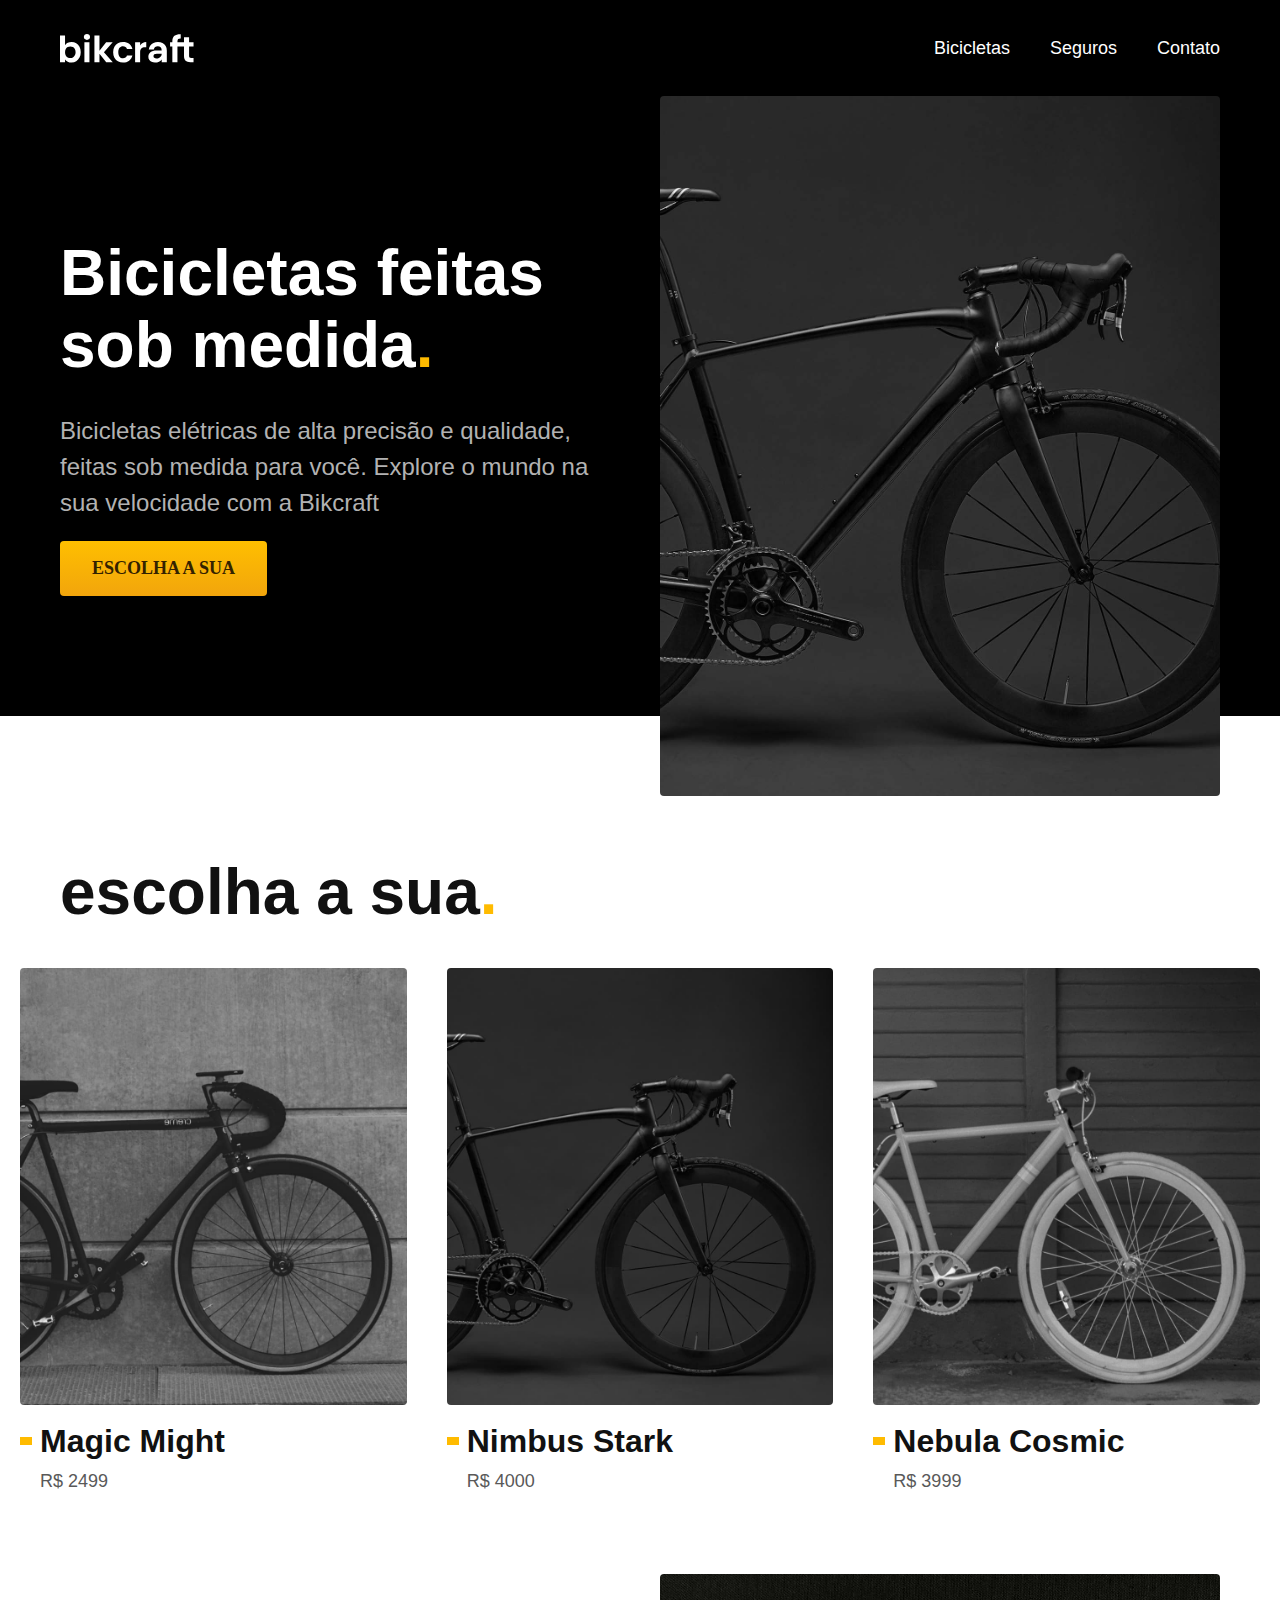
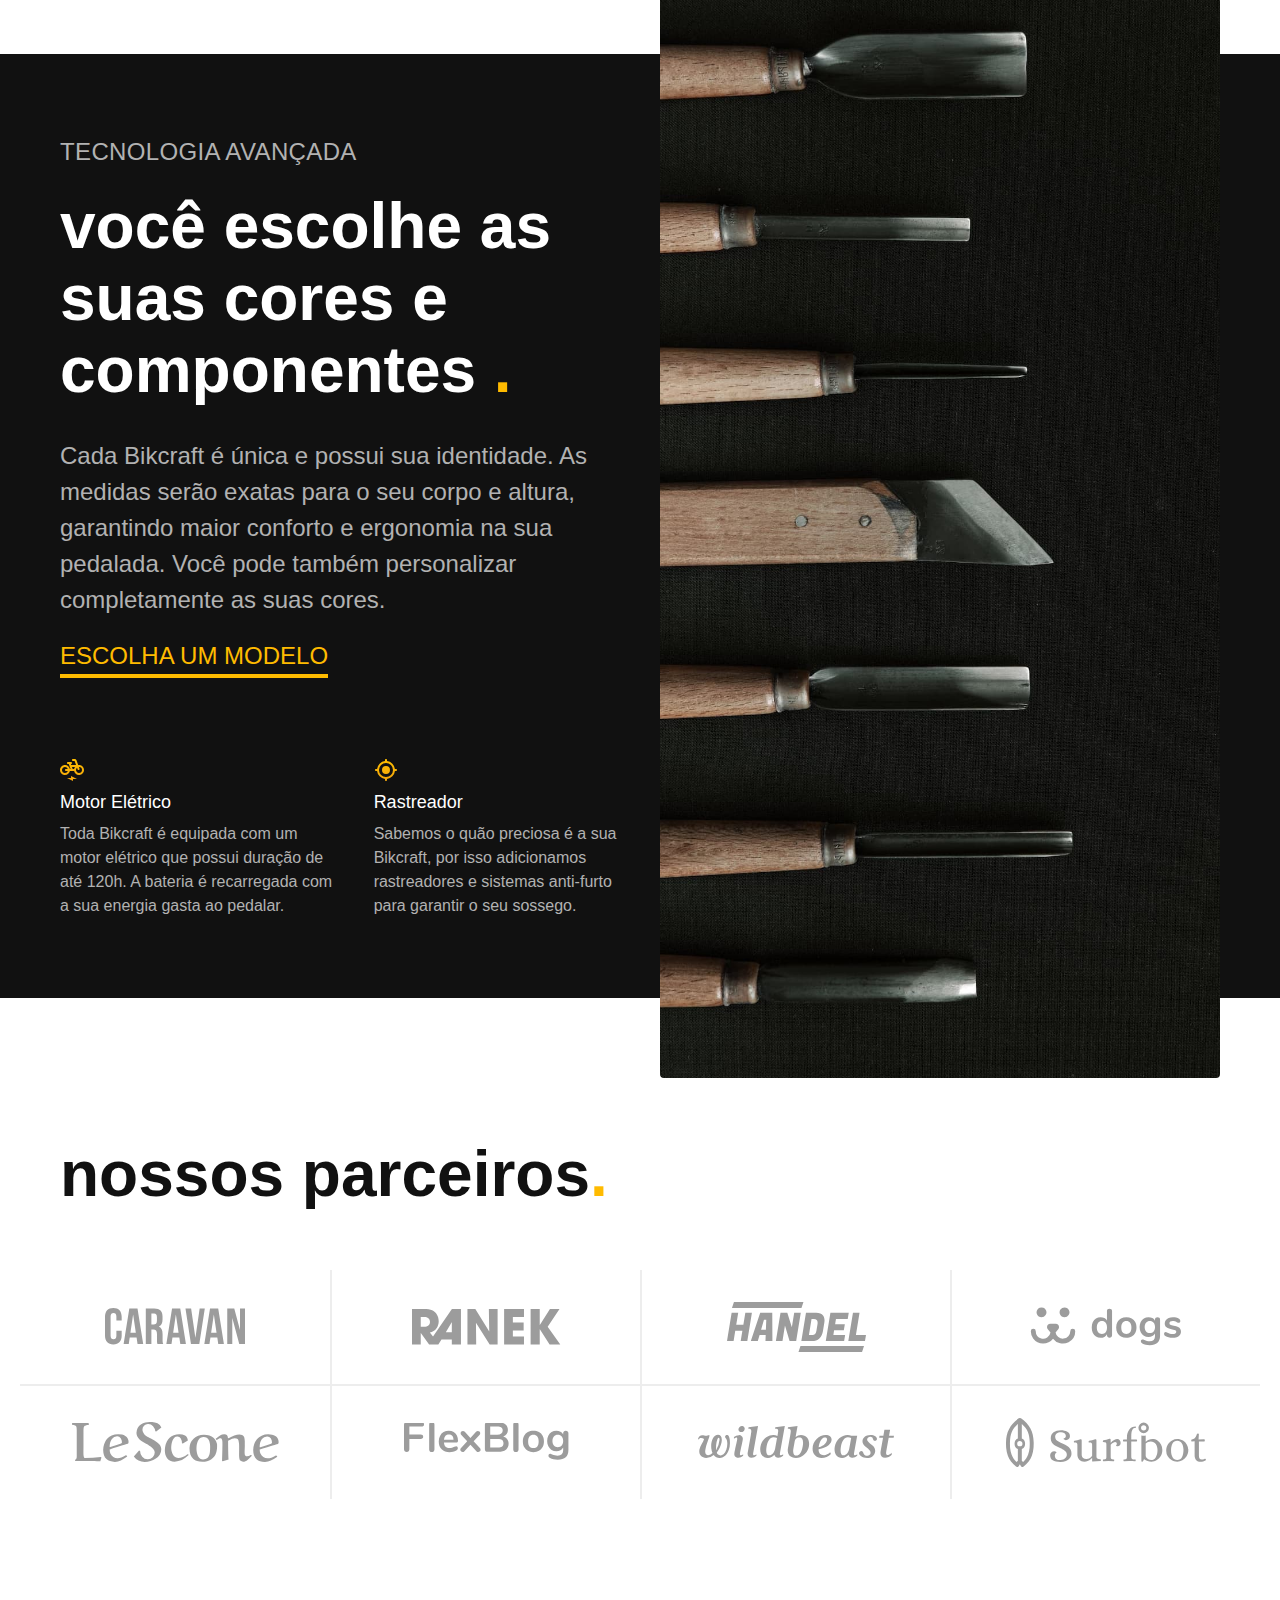
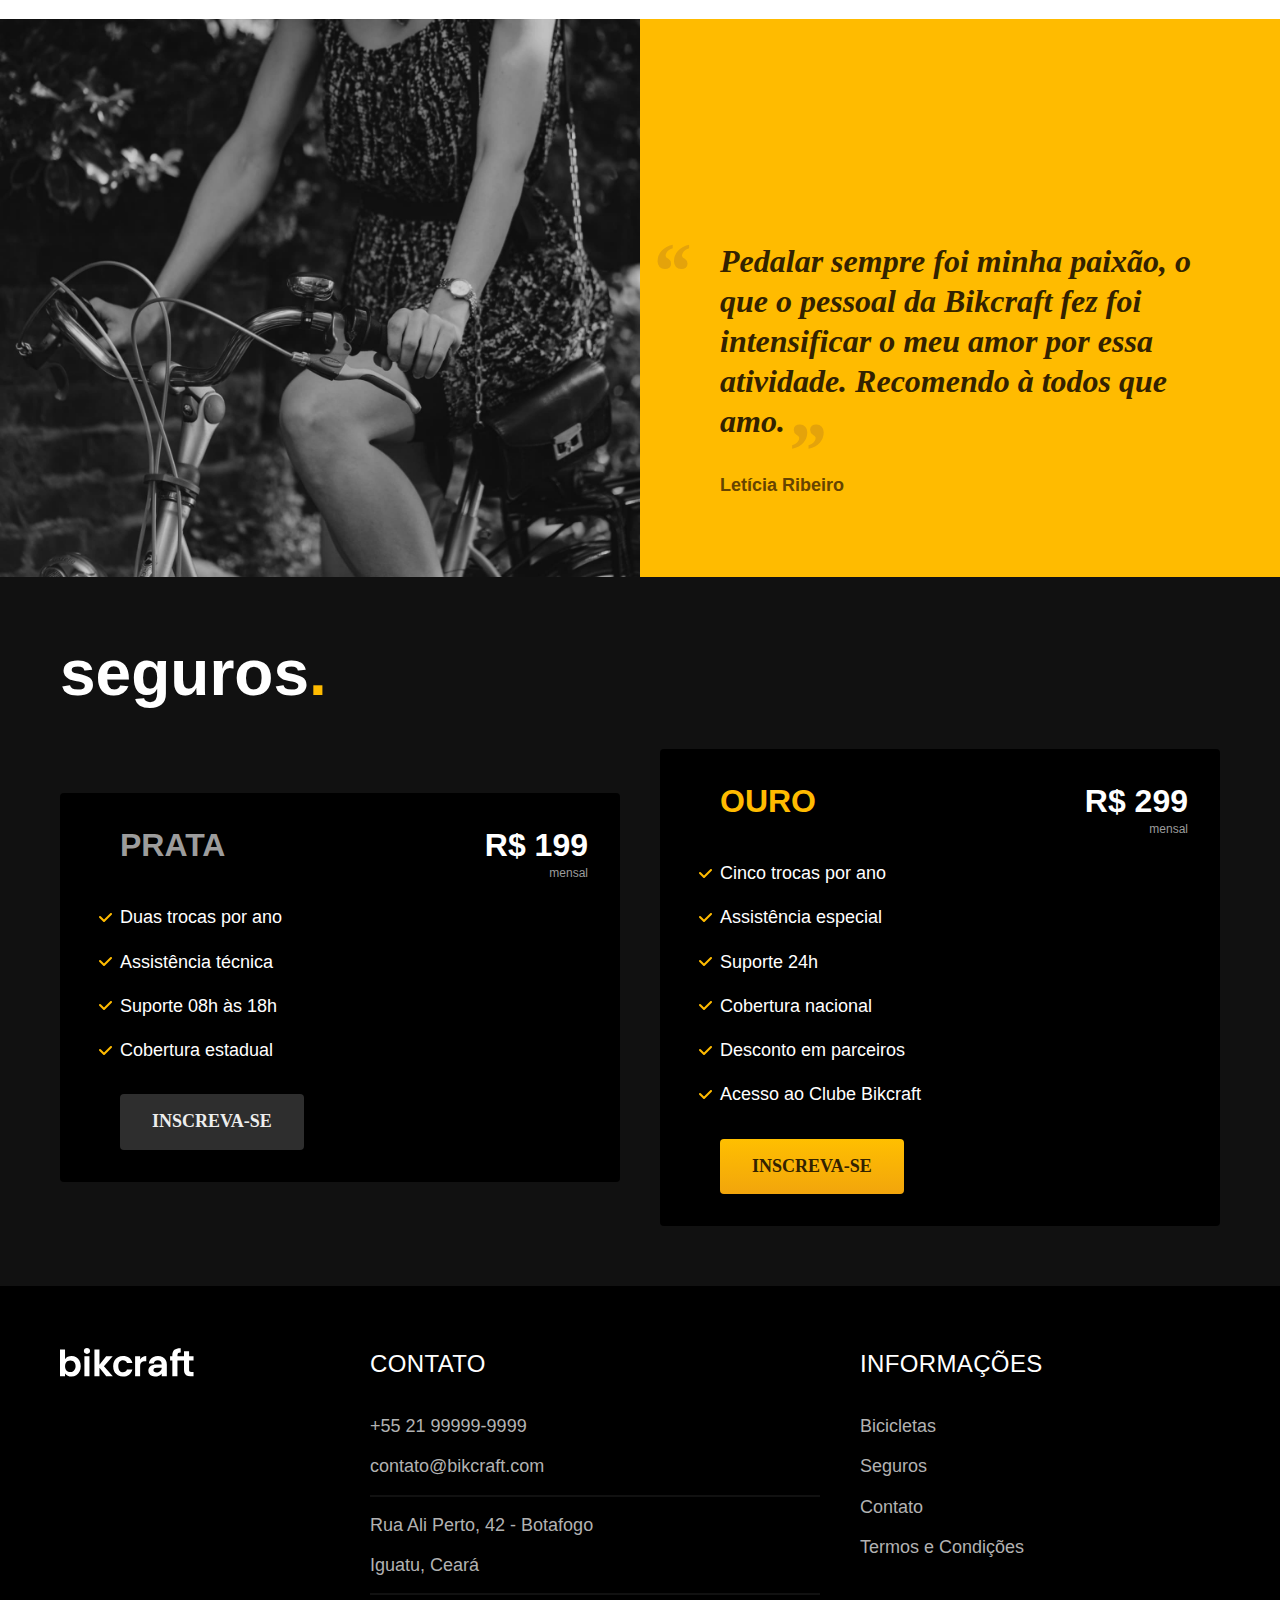
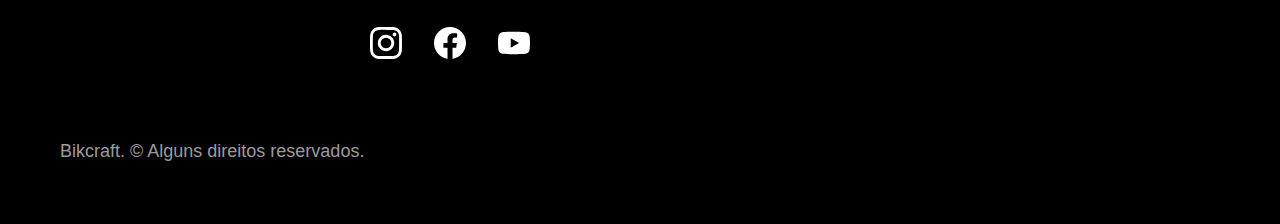
<file: index.html>
<!DOCTYPE html>
<html lang="pt-BR">
<head>
    <meta charset="UTF-8">
    <meta name="viewport" content="width=device-width, initial-scale=1.0">
    <title>Bikcraft - Bicicletas Elétricas</title>
    <meta name="description" content="Bicicletas elétricas de alta precisão e qualidade, feitas sob medida para o cliente. Explore o mundo na sua velocidade com a Bikcraft.">

    <link rel="stylesheet" href="./css/style.css">
    <!--<link rel="preconnect" href="https://fonts.googleapis.com">
    <link rel="preconnect" href="https://fonts.gstatic.com" crossorigin>
    <link href="https://fonts.googleapis.com/css2?family=Poppins:wght@400;600&family=Roboto:wght@400;500&display=swap" rel="stylesheet">-->
</head>
<body>
    <header class="header-bg">
        <div class="header container">
            <a href="./">
                <img src="./img/bikcraft.svg" alt="Bikcraft">
            </a>

            <nav aria-label="primária">
                <ul class="header-menu font-1-m cor-0">
                    <li><a href="./bicicletas.html">Bicicletas</a></li>
                    <li><a href="./seguros.html">Seguros</a></li>
                    <li><a href="./contato.html">Contato</a></li>
                </ul>
            </nav>
        </div>
    </header>

    <main class="introducao-bg">
        <div class="introducao container">
            <div class="introducao-conteudo">
                <h1 class="font-1-xxl cor-0">Bicicletas feitas sob medida<span class="cor-p1">.</span></h1>
                <p class="font-2-l cor-5">Bicicletas elétricas de alta precisão e qualidade, feitas sob medida para você. Explore o mundo na sua velocidade com a Bikcraft</p>
                <a href="./bicicletas.html" class="botao">Escolha a sua</a>
            </div>
            <div>
                <img src="./img/fotos/introducao.jpg" alt="As melhores bicicletas elétricas do mercado.">
            </div>
        </div>
    </main>

    <article class="bicicletas-lista">
        <h2 class="font-1-xxl container">escolha a sua<span class="cor-p1">.</span></h2>

        <ul>
            <li>
                <a href="./bicicletas/magic.html">
                    <img src="./img/bicicletas/magic-home.jpg" alt="Magic Might">
                    <h3 class="font-1-xl">Magic Might</h3>
                    <span class="font-2-m cor-8">R$ 2499</span>
                </a>
            </li>

            <li>
                <a href="./bicicletas/nimbus.html">
                    <img src="./img/bicicletas/nimbus-home.jpg" alt="Nimbus Stark">
                    <h3 class="font-1-xl">Nimbus Stark</h3>
                    <span class="font-2-m cor-8">R$ 4000</span>
                </a>
            </li>

            <li>
                <a href="./bicicletas/nebula.html">
                    <img src="./img/bicicletas/nebula-home.jpg" alt="Nebula Cosmic">
                    <h3 class="font-1-xl">Nebula Cosmic</h3>
                    <span class="font-2-m cor-8">R$ 3999</span>
                </a>
            </li>
        </ul>
    </article>

    <article class="tecnologia-bg">
        <div class="tecnologia container">
            <div class="tecnologia-conteudo">
                <span class="font-2-l-b cor-5">tecnologia avançada</span>
                <h2 class="font-1-xxl cor-0">você escolhe as suas cores e componentes <span class="cor-p1">.</span></h2>
                <p class="font-2-l cor-5">
                    Cada Bikcraft é única e possui sua identidade. As medidas serão exatas para o seu corpo e altura, garantindo maior conforto e ergonomia na sua pedalada. Você pode também personalizar completamente as suas cores.
                </p>
                <a class="link" href="./bicicletas.html">ESCOLHA UM MODELO</a>

                <div class="tecnologias-vantagens">
                <div>
                    <img src="./img/icones/eletrica.svg" alt="">
                    <h3 class="font-1-m cor-0">Motor Elétrico</h3>
                    <p class="font-2-s cor-5">
                        Toda Bikcraft é equipada com um motor elétrico que possui duração de até 120h. A bateria é recarregada com a sua energia gasta ao pedalar.
                    </p>
                </div>

                <div>
                    <img src="./img/icones/rastreador.svg" alt="">
                    <h3 class="font-1-m cor-0">Rastreador</h3>
                    <p class="font-2-s cor-5">
                        Sabemos o quão preciosa é a sua Bikcraft, por isso adicionamos rastreadores e sistemas anti-furto para garantir o seu sossego.
                    </p>
                </div>
                </div>
            </div>
            <div class="tecnologia-img">
                <img src="./img/fotos/tecnologia.jpg" alt="">
            </div>
        </div>
    </article>

    <section class="parceiros" aria-label="Nossos Parceiros">
        <h2 class="font-1-xxl container">nossos parceiros<span class="cor-p1">.</span></h2>

        <ul>
            <li><img src="./img/parceiros/caravan.svg" alt="Caravan"></li>
            <li><img src="./img/parceiros/ranek.svg" alt="Ranek"></li>
            <li><img src="./img/parceiros/handel.svg" alt="Handel"></li>
            <li><img src="./img/parceiros/dogs.svg" alt="Dogs"></li>
            <li><img src="./img/parceiros/lescone.svg" alt="LeScone"></li>
            <li><img src="./img/parceiros/flexblog.svg" alt="FlexBlog"></li>
            <li><img src="./img/parceiros/wildbeast.svg" alt="Wildbeast"></li>
            <li><img src="./img/parceiros/surfbot.svg" alt="Surfbot"></li>
        </ul>
    </section>

    <section class="depoimento" aria-label="Depoimento">
        <div>
            <img src="./img/fotos/depoimento.jpg" alt="Pedalar com a Bikcraft é uma experiência única.">
        </div>
        <div class="depoimento-conteudo">
            <blockquote class="font-1-xl cor-p5">
                <p>Pedalar sempre foi minha paixão, o que o pessoal da Bikcraft fez foi intensificar o meu amor por essa atividade. Recomendo à todos que amo.</p>
            </blockquote>
            <span class="font-1-m-b cor-p4">Letícia Ribeiro</span>
        </div>
    </section>

    <article class="seguros-bg">
        <div class="seguros container">
            <h2 class="font-1-xxl cor-0">
                seguros<span class="cor-p1">.</span>
            </h2>
            <div class="seguros-item">
                <h3 class="prata font-1-xl cor-6">PRATA</h3>
                <span class="font-1-xl cor-0">R$ 199 <span class="font-1-xs cor-6">mensal</span></span>
                <ul class="font-2-m cor-0">
                    <li>Duas trocas por ano</li>
                    <li>Assistência técnica</li>
                    <li>Suporte 08h às 18h</li>
                    <li>Cobertura estadual</li>
                </ul>
                <a href="./orcamento.html" class="botao secundario">Inscreva-se</a>
            </div>

            <div class="seguros-item">
                <h3 class="prata font-1-xl cor-p1">OURO</h3>
                <span class="font-1-xl cor-0">R$ 299 <span class="font-1-xs cor-6">mensal</span></span>
                <ul class="font-2-m cor-0">
                    <li>Cinco trocas por ano</li>
                    <li>Assistência especial</li>
                    <li>Suporte 24h</li>
                    <li>Cobertura nacional</li>
                    <li>Desconto em parceiros</li>
                    <li>Acesso ao Clube Bikcraft</li>
                </ul>
                <a href="./orcamento.html" class="botao">Inscreva-se</a>
            </div>
        </div>
    </article>

    <footer class="footer-bg">
        <div class="footer container">
            <img src="./img/bikcraft.svg" alt="Bikcraft">

            <div class="footer-contato">
                <h3 class="font-2-l-b cor-0">Contato</h3>
                <ul class="font-2-m cor-5">
                    <li><a href="tel:+5521999999999">+55 21 99999-9999</a></li>
                    <li><a href="mailto:contato@bikcraft.com">contato@bikcraft.com</a></li>
                    <li>Rua Ali Perto, 42 - Botafogo</li>
                    <li>Iguatu, Ceará</li>
                </ul>

                <div class="footer-redes">
                    <a href="#">
                        <img src="./img/redes/instagram.svg" alt="Instagram">
                    </a>
                    <a href="#">
                        <img src="./img/redes/facebook.svg" alt="Facebook">
                    </a>
                    <a href="#">
                        <img src="./img/redes/youtube.svg" alt="Youtube">
                    </a>
                </div>
            </div>

            <div class="footer-informacoes">
                <h3 class="font-2-l-b cor-0">Informações</h3>
                <nav>
                    <ul class="font-1-m cor-5">
                        <li><a href="./bicicletas.html">Bicicletas</a></li>
                        <li><a href="./seguros.html">Seguros</a></li>
                        <li><a href="./contato.html">Contato</a></li>
                        <li><a href="./termos.html">Termos e Condições</a></li>
                    </ul>
                </nav>
            </div>
            
            <p class="footer-copy font-2-m cor-6">Bikcraft. &copy; Alguns direitos reservados.</p>
        </div>
    </footer>
</body>
</html>
</file>
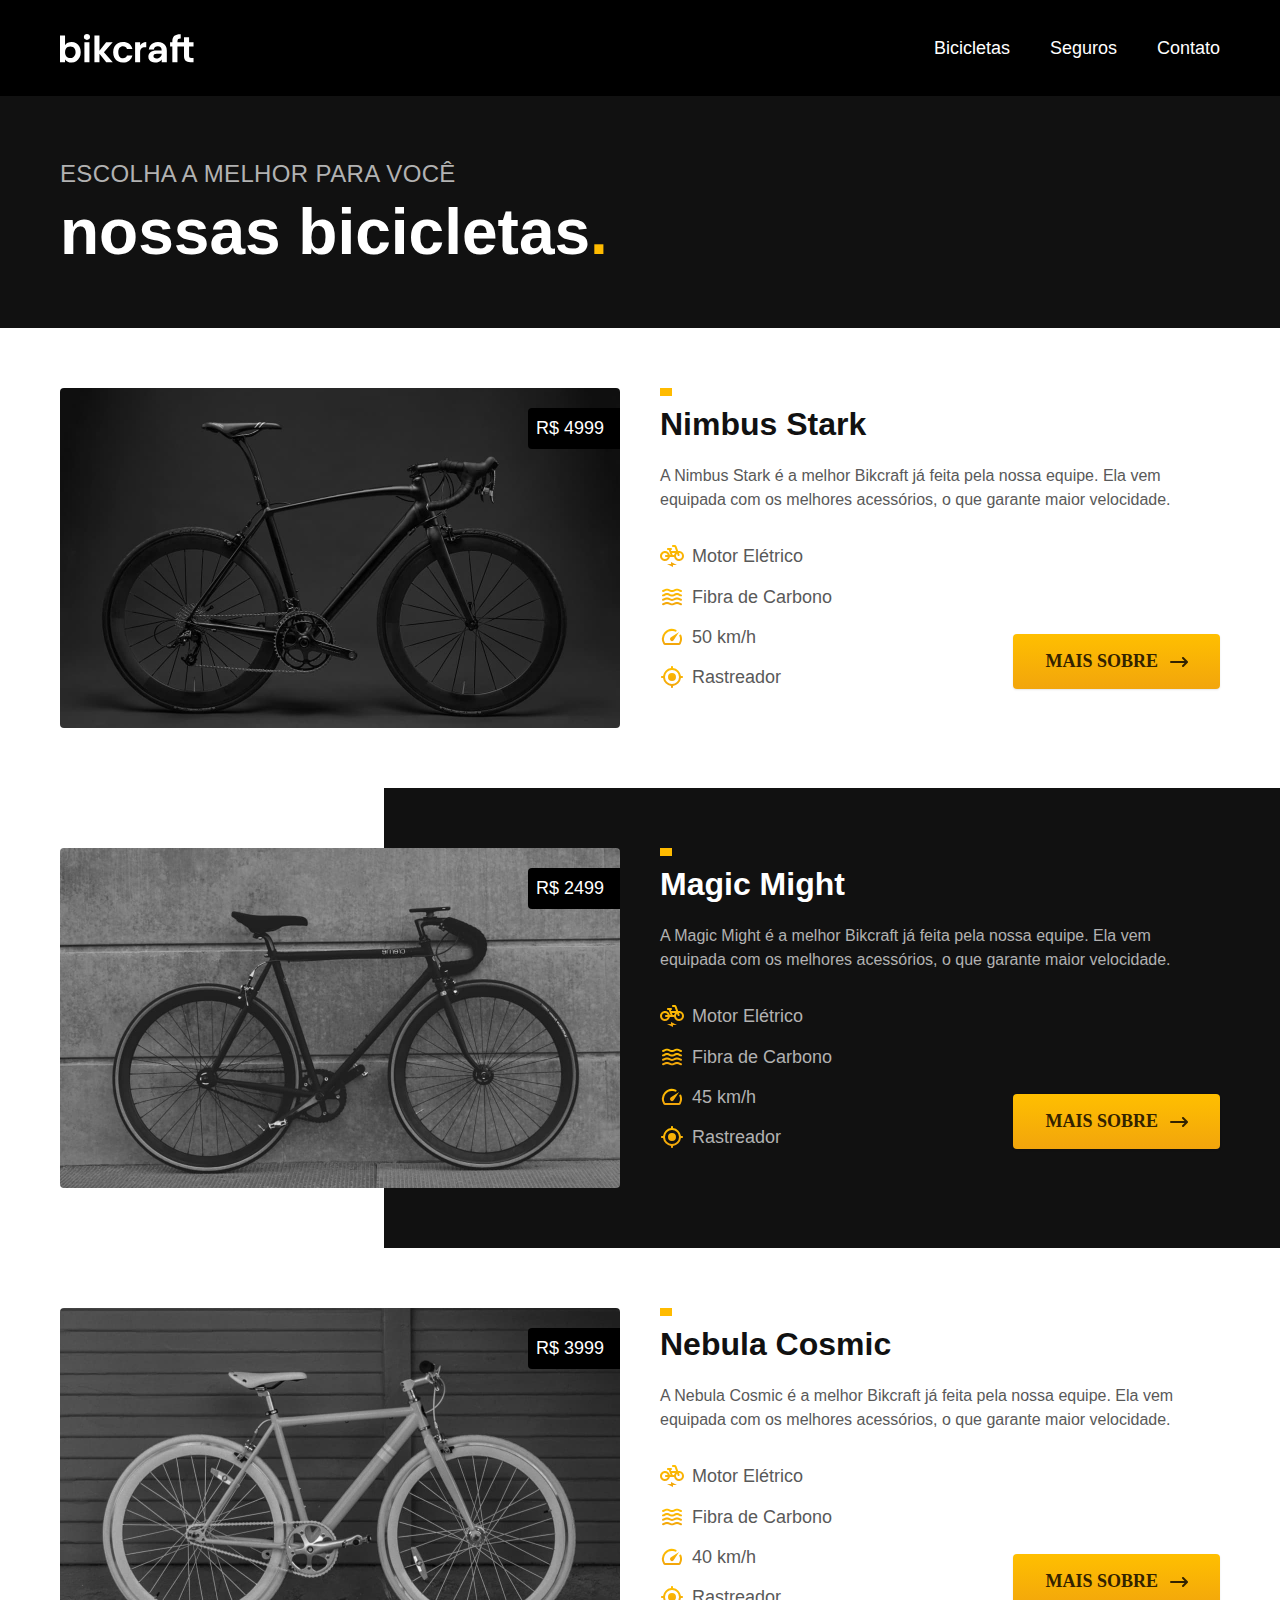
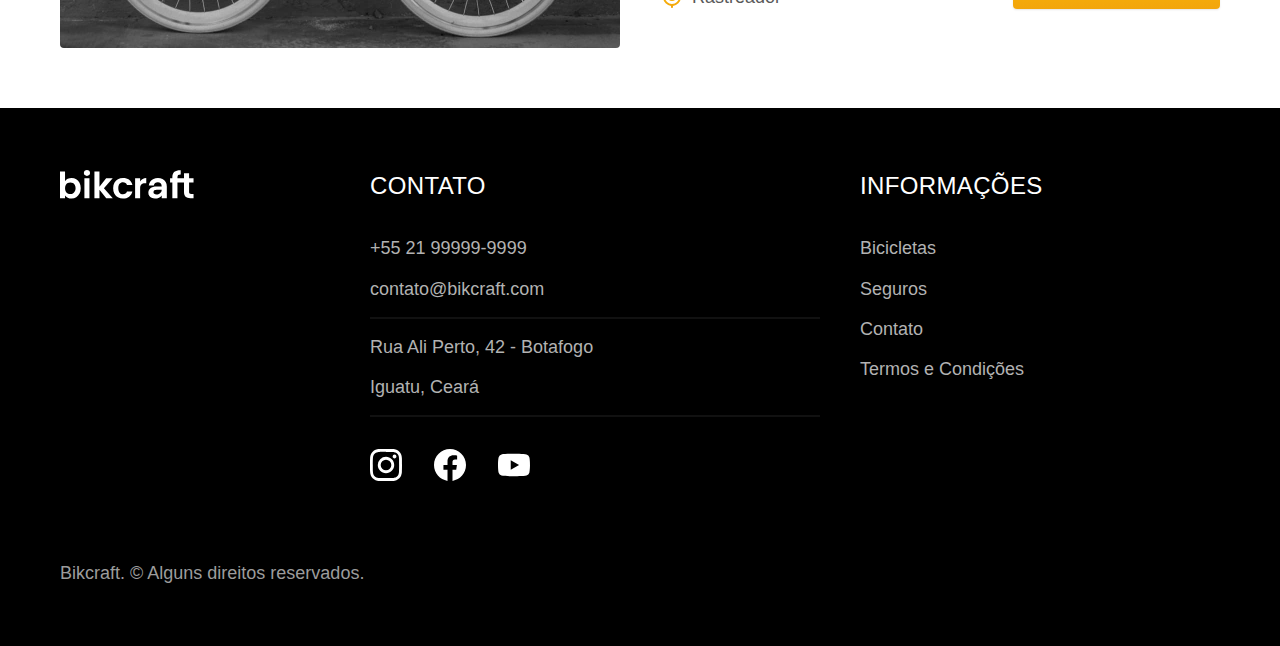
<file: bicicletas.html>
<!DOCTYPE html>
<html lang="pt-BR">
<head>
    <meta charset="UTF-8">
    <meta name="viewport" content="width=device-width, initial-scale=1.0">
    <title>Bicicletas | Bikcraft</title>
    <meta name="description" content="Confira todas as nossas bicicletas.">
    <link rel="stylesheet" href="./css/style.css">
</head>
<body id="bicicletas">
    <header class="header-bg">
        <div class="header container">
            <a href="./">
                <img src="./img/bikcraft.svg" alt="Bikcraft">
            </a>

            <nav aria-label="primária">
                <ul class="header-menu font-1-m cor-0">
                    <li><a href="./bicicletas.html">Bicicletas</a></li>
                    <li><a href="./seguros.html">Seguros</a></li>
                    <li><a href="./contato.html">Contato</a></li>
                </ul>
            </nav>
        </div>
    </header>

    <main>
        <div class="titulo-bg">
            <div class="titulo container">
                <p class="font-2-l-b cor-5">Escolha a melhor para você</p>
                <h1 class="font-1-xxl cor-0">nossas bicicletas<span class="cor-p1">.</span></h1>
            </div>
        </div>

        <div class="bicicletas container">
            <div class="bicicletas-img">
                <img src="./img/bicicletas/nimbus.jpg" alt="Nimbus Stark">
                <span class="font-2-m cor-0">R$ 4999</span>
            </div>
            <div class="bicicletas-conteudo">
                <h2 class="font-1-xl">Nimbus Stark</h2>
                <p class="font-2-s cor-8">A Nimbus Stark é a melhor Bikcraft já feita pela nossa equipe. Ela vem equipada com os melhores acessórios, o que garante maior velocidade.</p>
                <ul class="font-1-m cor-8">
                    <li>
                        <img src="./img/icones/eletrica.svg" alt="">
                        Motor Elétrico
                    </li>
                    <li>
                        <img src="./img/icones/carbono.svg" alt="">
                        Fibra de Carbono
                    </li>
                    <li>
                        <img src="./img/icones/velocidade.svg" alt="">
                        50 km/h
                    </li>
                    <li>
                        <img src="./img/icones/rastreador.svg" alt="">
                        Rastreador
                    </li>
                </ul>
                <a href="./bicicletas/nimbus.html" class="botao seta">Mais Sobre</a>
            </div>
        </div>

        <div class="bicicletas-bg">
            <div class="bicicletas container">
                <div class="bicicletas-img">
                    <img src="./img/bicicletas/magic.jpg" alt="Magic Might">
                    <span class="font-2-m cor-0">R$ 2499</span>
                </div>
                <div class="bicicletas-conteudo">
                    <h2 class="font-1-xl cor-0">Magic Might</h2>
                    <p class="font-2-s cor-5">A Magic Might é a melhor Bikcraft já feita pela nossa equipe. Ela vem equipada com os melhores acessórios, o que garante maior velocidade.</p>
                    <ul class="font-1-m cor-5">
                        <li>
                            <img src="./img/icones/eletrica.svg" alt="">
                            Motor Elétrico
                        </li>
                        <li>
                            <img src="./img/icones/carbono.svg" alt="">
                            Fibra de Carbono
                        </li>
                        <li>
                            <img src="./img/icones/velocidade.svg" alt="">
                            45 km/h
                        </li>
                        <li>
                            <img src="./img/icones/rastreador.svg" alt="">
                            Rastreador
                        </li>
                    </ul>
                    <a href="./bicicletas/magic.html" class="botao seta">Mais Sobre</a>
                </div>
            </div>
        </div>

        <div class="bicicletas container">
            <div class="bicicletas-img">
                <img src="./img/bicicletas/nebula.jpg" alt="Nebula Cosmic">
                <span class="font-2-m cor-0">R$ 3999</span>
            </div>
            <div class="bicicletas-conteudo">
                <h2 class="font-1-xl">Nebula Cosmic</h2>
                <p class="font-2-s cor-8">A Nebula Cosmic é a melhor Bikcraft já feita pela nossa equipe. Ela vem equipada com os melhores acessórios, o que garante maior velocidade.</p>
                <ul class="font-1-m cor-8">
                    <li>
                        <img src="./img/icones/eletrica.svg" alt="">
                        Motor Elétrico
                    </li>
                    <li>
                        <img src="./img/icones/carbono.svg" alt="">
                        Fibra de Carbono
                    </li>
                    <li>
                        <img src="./img/icones/velocidade.svg" alt="">
                        40 km/h
                    </li>
                    <li>
                        <img src="./img/icones/rastreador.svg" alt="">
                        Rastreador
                    </li>
                </ul>
                <a href="./bicicletas/nebula.html" class="botao seta">Mais Sobre</a>
            </div>
        </div>
    </main>

    <footer class="footer-bg">
        <div class="footer container">
            <img src="./img/bikcraft.svg" alt="Bikcraft">

            <div class="footer-contato">
                <h3 class="font-2-l-b cor-0">Contato</h3>
                <ul class="font-2-m cor-5">
                    <li><a href="tel:+5521999999999">+55 21 99999-9999</a></li>
                    <li><a href="mailto:contato@bikcraft.com">contato@bikcraft.com</a></li>
                    <li>Rua Ali Perto, 42 - Botafogo</li>
                    <li>Iguatu, Ceará</li>
                </ul>

                <div class="footer-redes">
                    <a href="#">
                        <img src="./img/redes/instagram.svg" alt="Instagram">
                    </a>
                    <a href="#">
                        <img src="./img/redes/facebook.svg" alt="Facebook">
                    </a>
                    <a href="#">
                        <img src="./img/redes/youtube.svg" alt="Youtube">
                    </a>
                </div>
            </div>

            <div class="footer-informacoes">
                <h3 class="font-2-l-b cor-0">Informações</h3>
                <nav>
                    <ul class="font-1-m cor-5">
                        <li><a href="./bicicletas.html">Bicicletas</a></li>
                        <li><a href="./seguros.html">Seguros</a></li>
                        <li><a href="./contato.html">Contato</a></li>
                        <li><a href="./termos.html">Termos e Condições</a></li>
                    </ul>
                </nav>
            </div>
            
            <p class="footer-copy font-2-m cor-6">Bikcraft. &copy; Alguns direitos reservados.</p>
        </div>
    </footer>
</body>
</html>
</file>
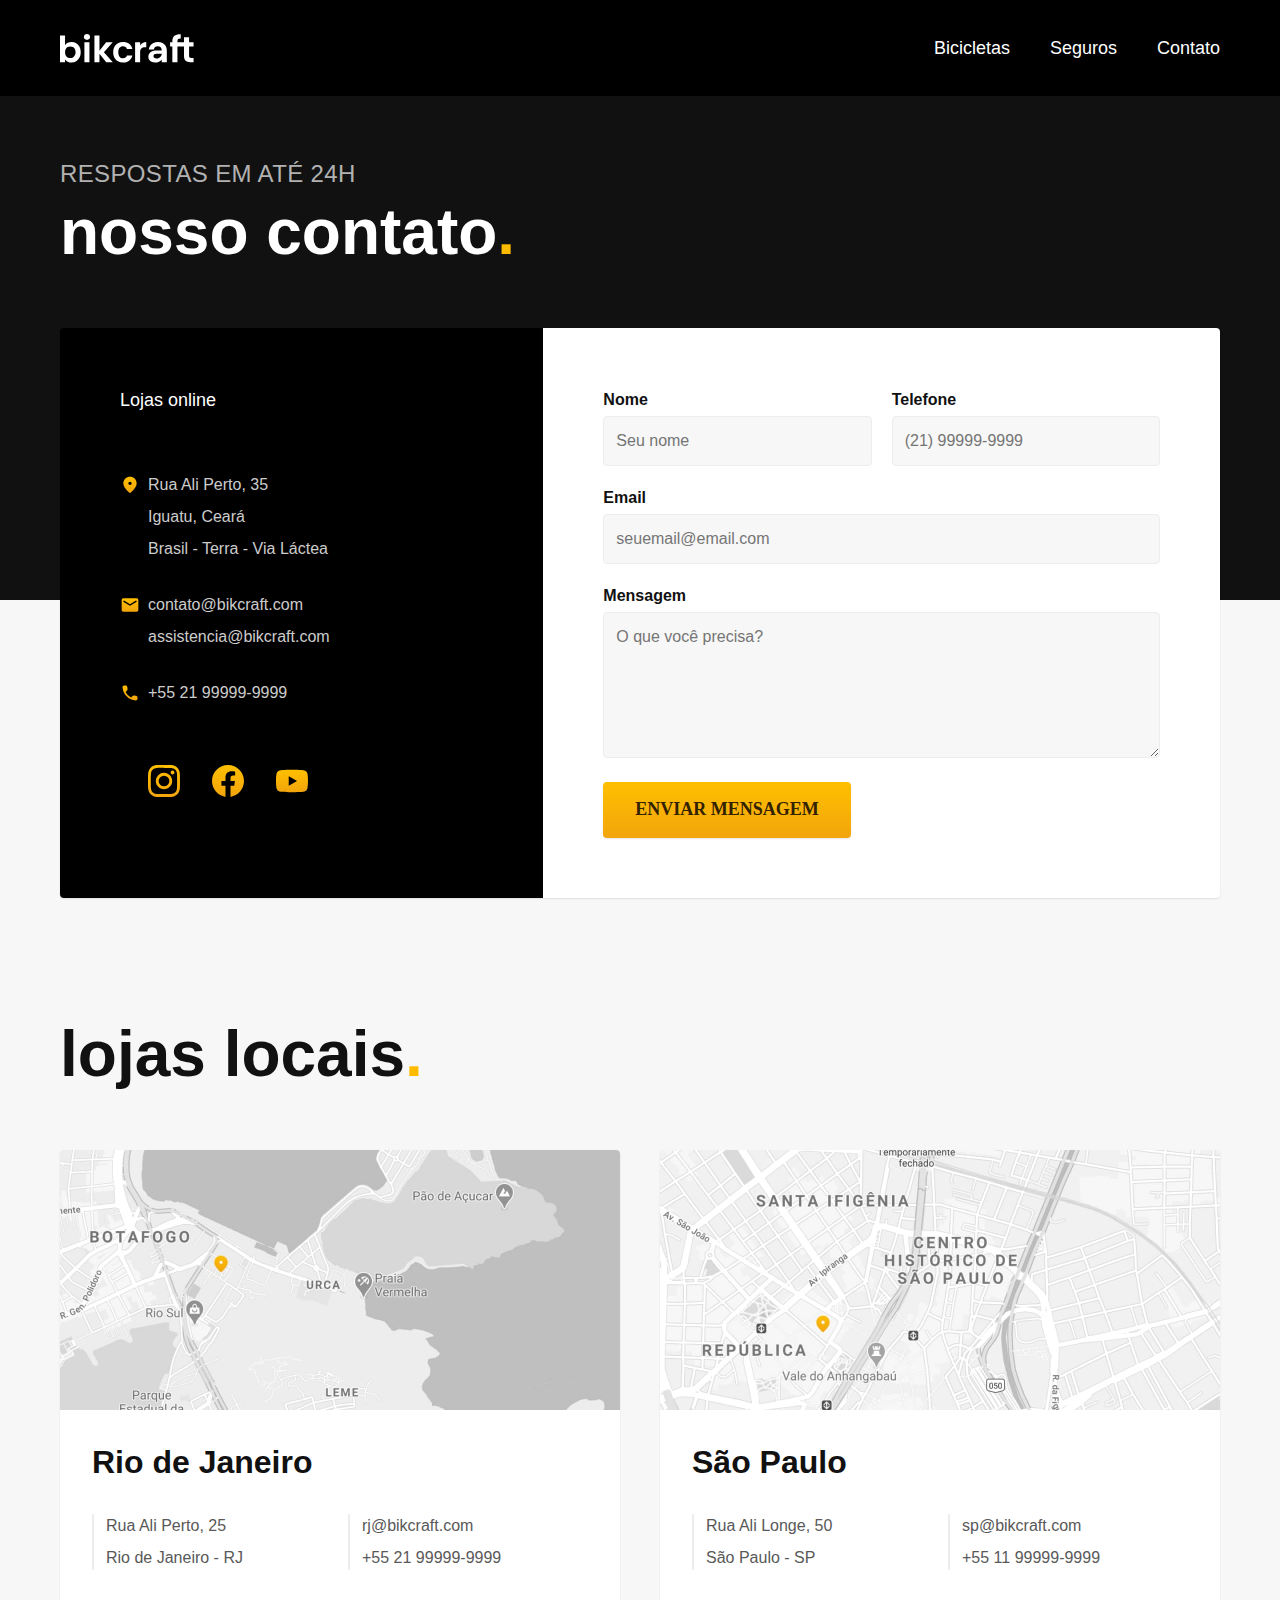
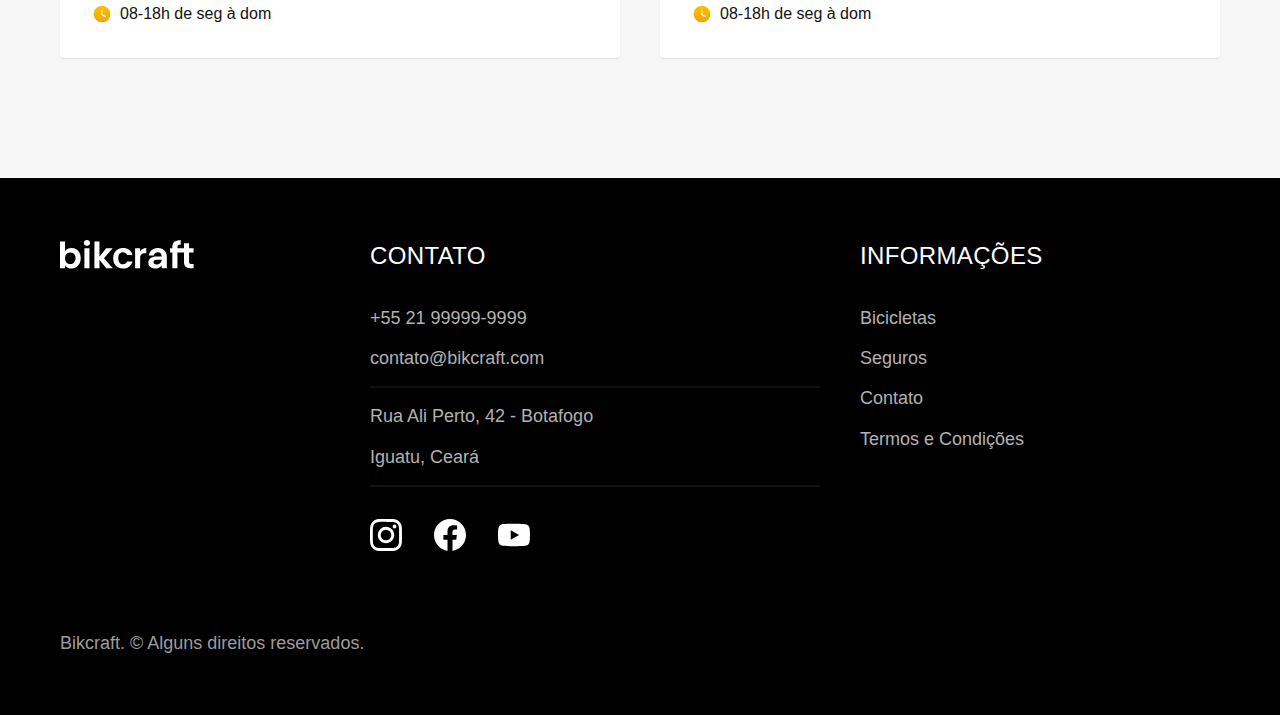
<file: contato.html>
<!DOCTYPE html>
<html lang="pt-BR">
<head>
    <meta charset="UTF-8">
    <meta name="viewport" content="width=device-width, initial-scale=1.0">
    <title>Contato | Bikcraft</title>
    <meta name="description" content="Confira todas as nossas bicicletas.">
    <link rel="stylesheet" href="./css/style.css">
</head>
<body id="contato">
    <header class="header-bg">
        <div class="header container">
            <a href="./">
                <img src="./img/bikcraft.svg" alt="Bikcraft">
            </a>

            <nav aria-label="primária">
                <ul class="header-menu font-1-m cor-0">
                    <li><a href="./bicicletas.html">Bicicletas</a></li>
                    <li><a href="./seguros.html">Seguros</a></li>
                    <li><a href="./contato.html">Contato</a></li>
                </ul>
            </nav>
        </div>
    </header>

    <main>
        <div class="titulo-bg">
            <div class="titulo container">
                <p class="font-2-l-b cor-5">Respostas em até 24h</p>
                <h1 class="font-1-xxl cor-0">nosso contato<span class="cor-p1">.</span></h1>
            </div>
        </div>

        <div class="contato container">
            <section class="contato-dados" aria-label="Endereço">
                <h2 class="font-1-m cor-0">Lojas online</h2>
                <div class="contato-endereco font-2-s cor-4">
                    <p>Rua Ali Perto, 35</p>
                    <p>Iguatu, Ceará</p>
                    <p>Brasil - Terra - Via Láctea</p>
                </div>
                <address class="contato-meios font-2-s cor-4">
                    <a href="mailto:contato@bikcraft.com">contato@bikcraft.com</a>
                    <a href="mailto:assistencia@bikcraft.com">assistencia@bikcraft.com</a>
                    <a href="tel:+5521999999999">+55 21 99999-9999</a>
                </address>
                <div class="contato-redes">
                    <a href="#">
                        <img src="./img/redes/instagram-p.svg" alt="Instagram">
                    </a>
                    <a href="#">
                        <img src="./img/redes/facebook-p.svg" alt="Facebook">
                    </a>
                    <a href="#">
                        <img src="./img/redes/youtube-p.svg" alt="Youtube">
                    </a>
                </div>
            </section>

            <section class="contato-form" aria-label="Formulário">
                <form class="form" action="./contato.html">
                    <div>
                        <label for="nome">Nome</label>
                        <input type="text" id="nome" name="nome" placeholder="Seu nome">
                    </div>

                    <div>
                        <label for="telefone">Telefone</label>
                        <input type="text" id="telefone" name="telefone" placeholder="(21) 99999-9999">
                    </div>

                    <div class="col-2">
                        <label for="email">Email</label>
                        <input type="email" id="email" name="email" placeholder="seuemail@email.com">
                    </div>

                    <div class="col-2">
                        <label for="mensagem">Mensagem</label>
                        <textarea name="mensagem" id="mensagem" rows="5" placeholder="O que você precisa?"></textarea>
                    </div>

                    <button class="botao col-2">Enviar mensagem</button>
                </form>
            </section>
        </div>
    </main>

    <article class="lojas container">
        <h2 class="font-1-xxl cor-11">lojas locais<span class="cor-p1">.</span></h2>

        <div class="lojas-item">
            <img src="./img/lojas/rj.jpg" alt="Nossa localização no Rio de Janeiro fica na Rua Ali Perto">
            <div class="lojas-conteudo">
                <h3 class="font-1-xl">Rio de Janeiro</h3>
                <div class="lojas-dados font-2-s cor-8">
                    <p>Rua Ali Perto, 25</p>
                    <p>Rio de Janeiro - RJ</p>
                </div>
                <div class="lojas-dados font-2-s cor-8">
                    <a href="mailto:rj@bikcraft.com">rj@bikcraft.com</a>
                    <a href="tel:+5521999999999">+55 21 99999-9999</a>
                </div>
                <p class="lojas-tempo font-1-s"><img src="./img/icones/horario.svg" alt="">08-18h de seg à dom</p>
            </div>
        </div>

        <div class="lojas-item">
            <img src="./img/lojas/sp.jpg" alt="Nossa localização em São Paulo fica na Rua Ali Longe">
            <div class="lojas-conteudo">
                <h3 class="font-1-xl">São Paulo</h3>
                <div class="lojas-dados font-2-s cor-8">
                    <p>Rua Ali Longe, 50</p>
                    <p>São Paulo - SP</p>
                </div>
                <div class="lojas-dados font-2-s cor-8">
                    <a href="mailto:sp@bikcraft.com">sp@bikcraft.com</a>
                    <a href="tel:+5511999999999">+55 11 99999-9999</a>
                </div>
                <p class="lojas-tempo font-1-s"><img src="./img/icones/horario.svg" alt="">08-18h de seg à dom</p>
            </div>
        </div>
    </article>

    <footer class="footer-bg">
        <div class="footer container">
            <img src="./img/bikcraft.svg" alt="Bikcraft">

            <div class="footer-contato">
                <h3 class="font-2-l-b cor-0">Contato</h3>
                <ul class="font-2-m cor-5">
                    <li><a href="tel:+5521999999999">+55 21 99999-9999</a></li>
                    <li><a href="mailto:contato@bikcraft.com">contato@bikcraft.com</a></li>
                    <li>Rua Ali Perto, 42 - Botafogo</li>
                    <li>Iguatu, Ceará</li>
                </ul>

                <div class="footer-redes">
                    <a href="#">
                        <img src="./img/redes/instagram.svg" alt="Instagram">
                    </a>
                    <a href="#">
                        <img src="./img/redes/facebook.svg" alt="Facebook">
                    </a>
                    <a href="#">
                        <img src="./img/redes/youtube.svg" alt="Youtube">
                    </a>
                </div>
            </div>

            <div class="footer-informacoes">
                <h3 class="font-2-l-b cor-0">Informações</h3>
                <nav>
                    <ul class="font-1-m cor-5">
                        <li><a href="./bicicletas.html">Bicicletas</a></li>
                        <li><a href="./seguros.html">Seguros</a></li>
                        <li><a href="./contato.html">Contato</a></li>
                        <li><a href="./termos.html">Termos e Condições</a></li>
                    </ul>
                </nav>
            </div>
            
            <p class="footer-copy font-2-m cor-6">Bikcraft. &copy; Alguns direitos reservados.</p>
        </div>
    </footer>
</body>
</html>
</file>
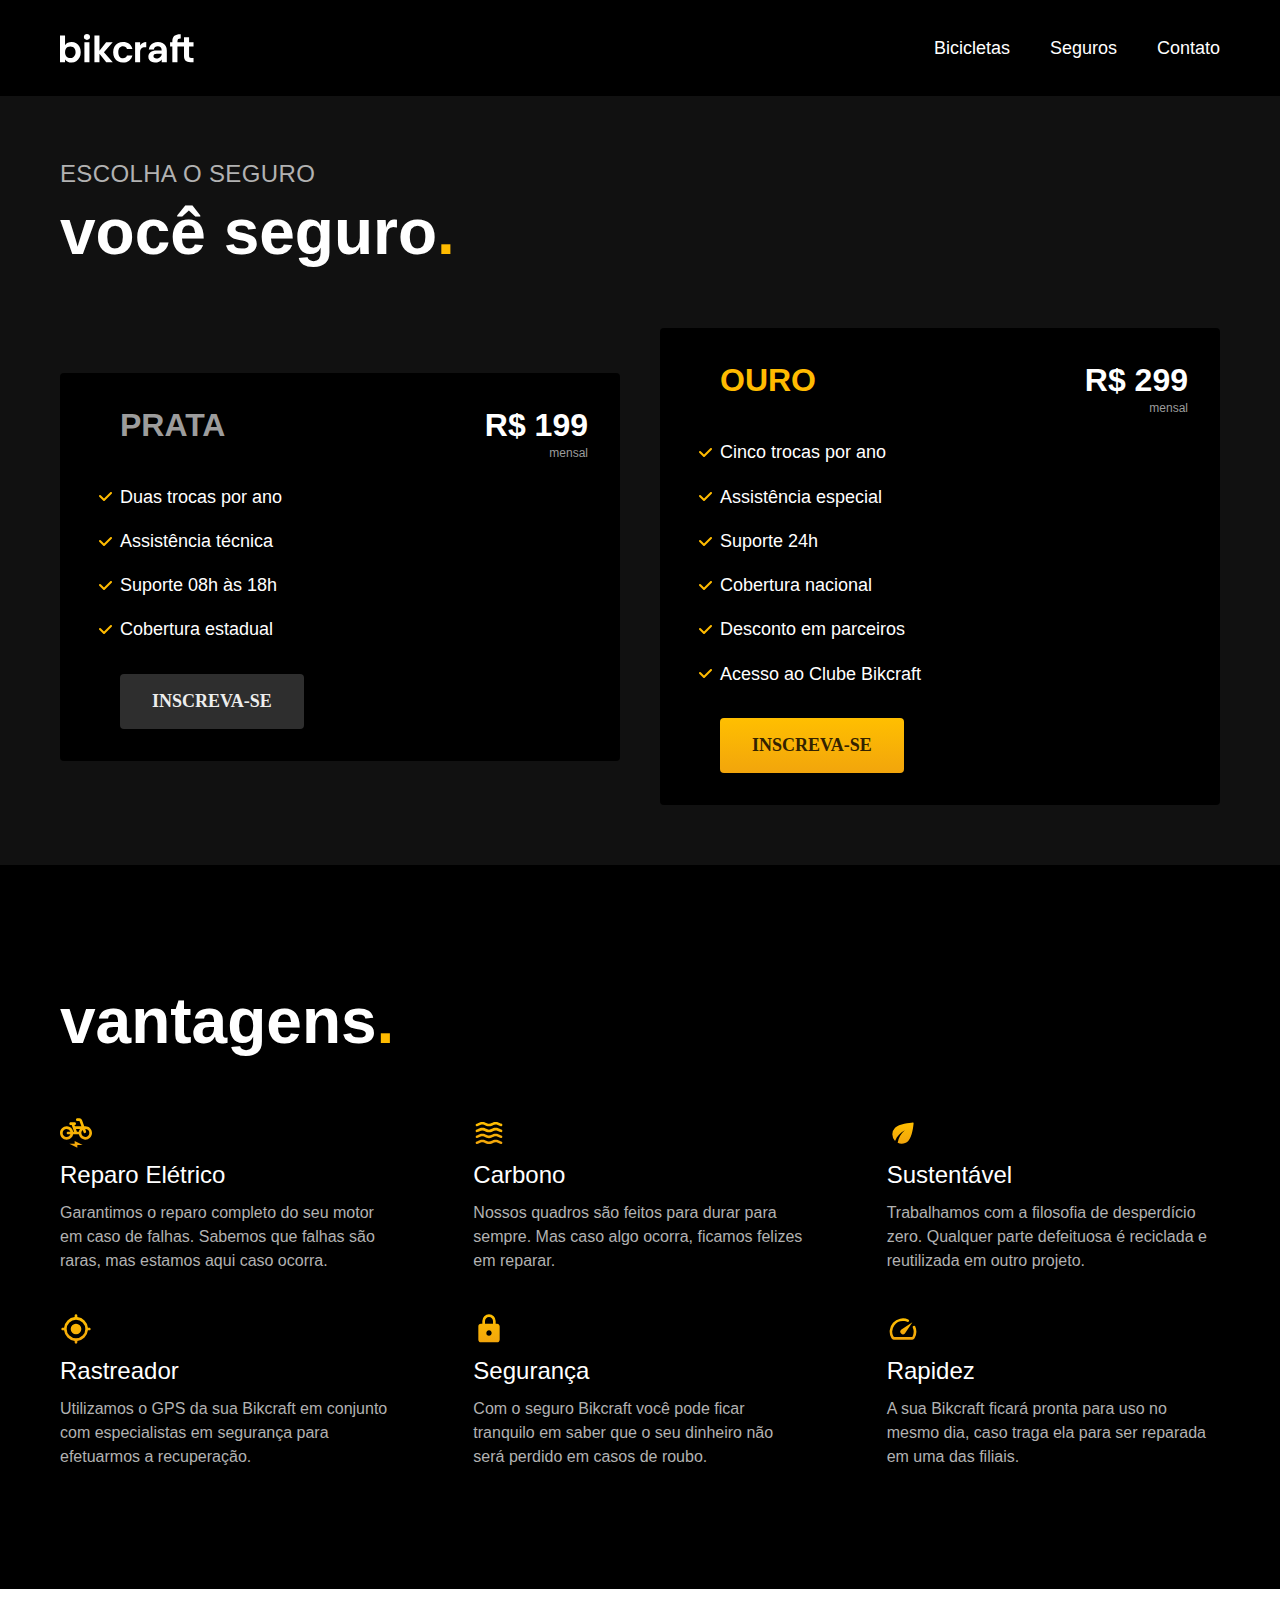
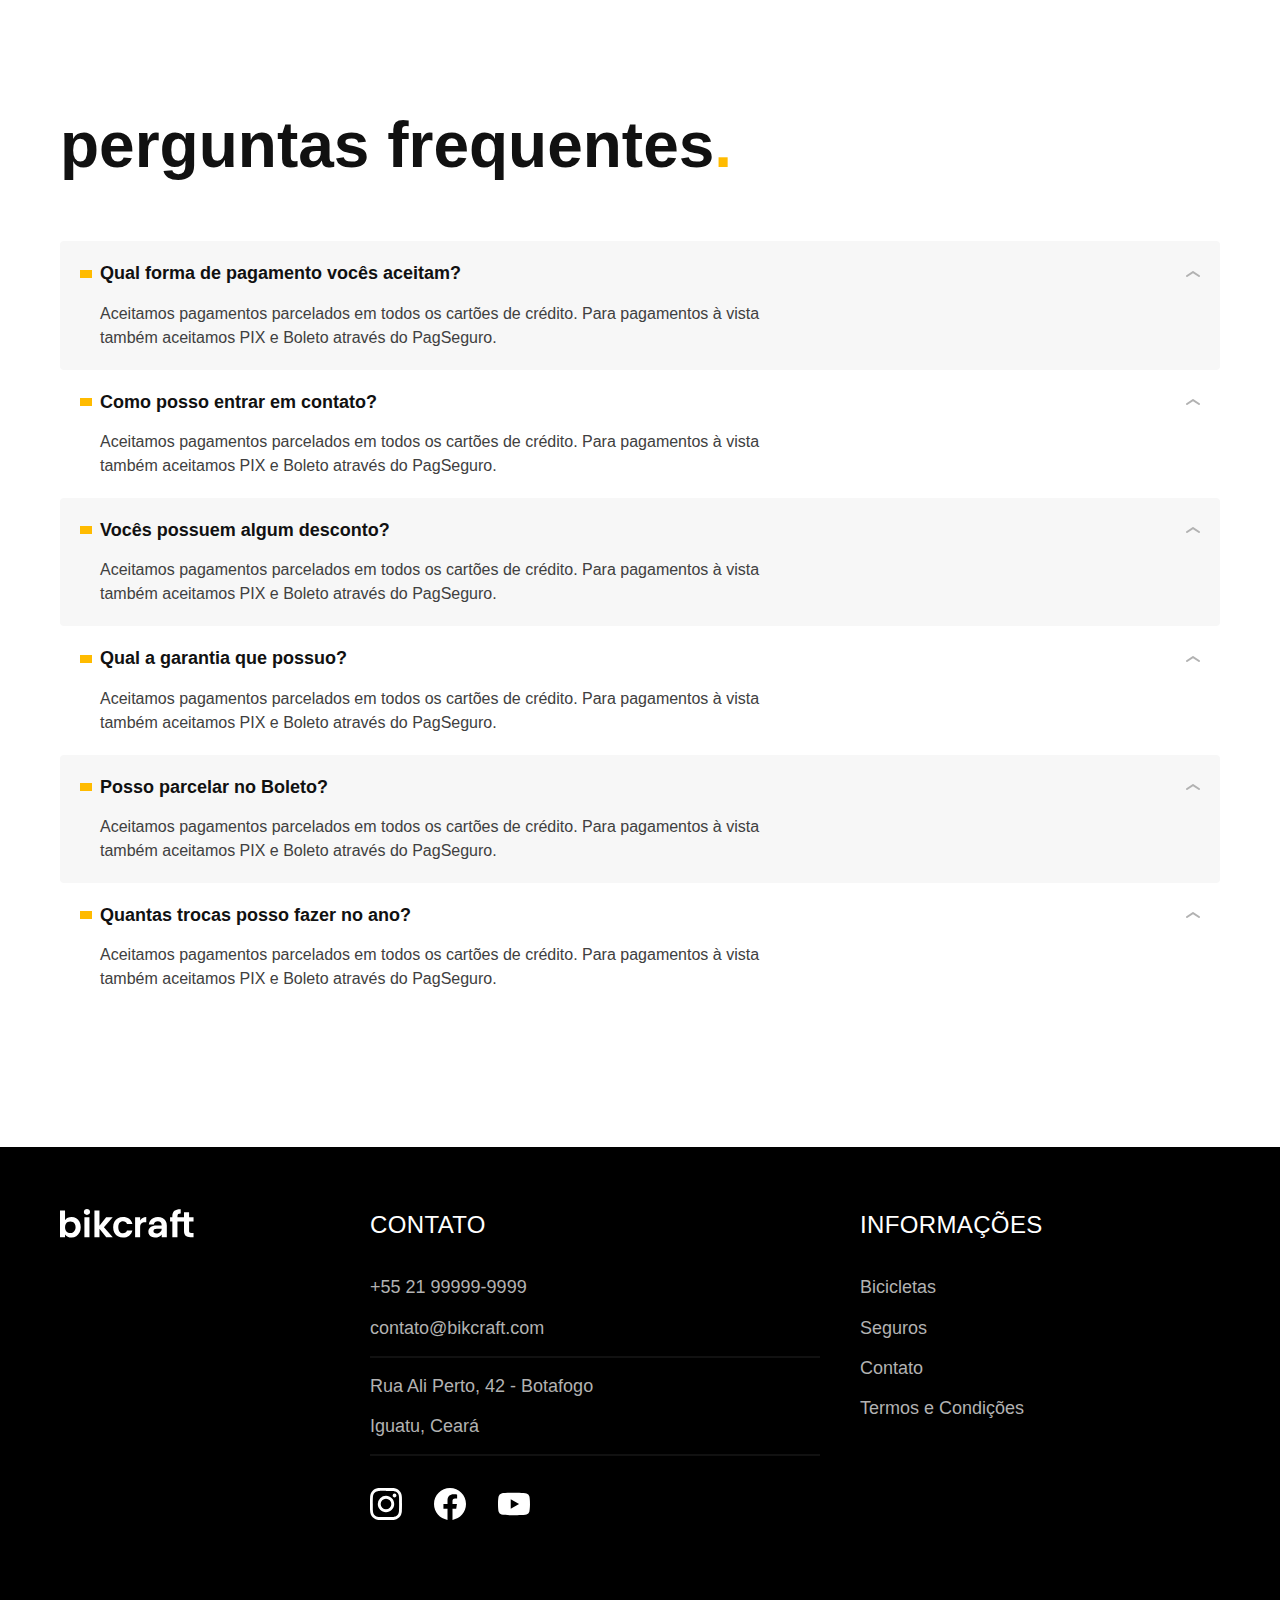
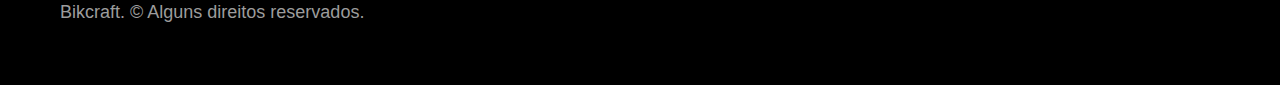
<file: seguros.html>
<!DOCTYPE html>
<html lang="pt-BR">
<head>
    <meta charset="UTF-8">
    <meta name="viewport" content="width=device-width, initial-scale=1.0">
    <title>Seguros | Bikcraft</title>
    <meta name="description" content="Confira nossos planos de seguros.">
    <link rel="stylesheet" href="./css/style.css">
</head>
<body id="seguros">
    <header class="header-bg">
        <div class="header container">
            <a href="./">
                <img src="./img/bikcraft.svg" alt="Bikcraft">
            </a>

            <nav aria-label="primária">
                <ul class="header-menu font-1-m cor-0">
                    <li><a href="./bicicletas.html">Bicicletas</a></li>
                    <li><a href="./seguros.html">Seguros</a></li>
                    <li><a href="./contato.html">Contato</a></li>
                </ul>
            </nav>
        </div>
    </header>

    <main class="seguros-bg">
        <div class="titulo-bg">
            <div class="titulo container">
                <p class="font-2-l-b cor-5">Escolha o seguro</p>
                <h1 class="font-1-xxl cor-0">você seguro<span class="cor-p1">.</span></h1>
            </div>
        </div>

        <div class="seguros container">
            <div class="seguros-item">
                <h3 class="prata font-1-xl cor-6">PRATA</h3>
                <span class="font-1-xl cor-0">R$ 199 <span class="font-1-xs cor-6">mensal</span></span>
                <ul class="font-2-m cor-0">
                    <li>Duas trocas por ano</li>
                    <li>Assistência técnica</li>
                    <li>Suporte 08h às 18h</li>
                    <li>Cobertura estadual</li>
                </ul>
                <a href="./orcamento.html" class="botao secundario">Inscreva-se</a>
            </div>
    
            <div class="seguros-item">
                <h3 class="prata font-1-xl cor-p1">OURO</h3>
                <span class="font-1-xl cor-0">R$ 299 <span class="font-1-xs cor-6">mensal</span></span>
                <ul class="font-2-m cor-0">
                    <li>Cinco trocas por ano</li>
                    <li>Assistência especial</li>
                    <li>Suporte 24h</li>
                    <li>Cobertura nacional</li>
                    <li>Desconto em parceiros</li>
                    <li>Acesso ao Clube Bikcraft</li>
                </ul>
                <a href="./orcamento.html" class="botao">Inscreva-se</a>
            </div>
        </div>
    </main>

    <article class="vantagens-bg">
        <div class="vantagens container">
            <h2 class="font-1-xxl cor-0">vantagens<span class="cor-p1">.</span></h2>

            <ul>
                <li>
                    <img src="./img/icones/eletrica.svg" alt="">
                    <h3 class="font-1-l cor-0">Reparo Elétrico</h3>
                    <p class="font-2-s cor-5">
                        Garantimos o reparo completo do seu motor em caso de falhas. Sabemos que falhas são raras, mas estamos aqui caso ocorra.
                    </p>
                </li>

                <li>
                    <img src="./img/icones/carbono.svg" alt="">
                    <h3 class="font-1-l cor-0">Carbono</h3>
                    <p class="font-2-s cor-5">
                        Nossos quadros são feitos para durar para sempre. Mas caso algo ocorra, ficamos felizes em reparar.
                    </p>
                </li>

                <li>
                    <img src="./img/icones/sustentavel.svg" alt="">
                    <h3 class="font-1-l cor-0">Sustentável</h3>
                    <p class="font-2-s cor-5">
                        Trabalhamos com a filosofia de desperdício zero. Qualquer parte defeituosa é reciclada e reutilizada em outro projeto.
                    </p>
                </li>

                <li>
                    <img src="./img/icones/rastreador.svg" alt="">
                    <h3 class="font-1-l cor-0">Rastreador</h3>
                    <p class="font-2-s cor-5">
                        Utilizamos o GPS da sua Bikcraft em conjunto com especialistas em segurança para efetuarmos a recuperação.
                    </p>
                </li>

                <li>
                    <img src="./img/icones/seguro.svg" alt="">
                    <h3 class="font-1-l cor-0">Segurança</h3>
                    <p class="font-2-s cor-5">
                        Com o seguro Bikcraft você pode ficar tranquilo em saber que o seu dinheiro não será perdido em casos de roubo.
                    </p>
                </li>

                <li>
                    <img src="./img/icones/velocidade.svg" alt="">
                    <h3 class="font-1-l cor-0">Rapidez</h3>
                    <p class="font-2-s cor-5">
                        A sua Bikcraft ficará pronta para uso no mesmo dia, caso traga ela para ser reparada em uma das filiais.
                    </p>
                </li>
            </ul>
        </div>
    </article>

    <article class="perguntas container">
        <h2 class="font-1-xxl">perguntas frequentes<span class="cor-p1">.</span></h2>

        <dl>
            <div>
                <dt class="font-1-m-b">Qual forma de pagamento vocês aceitam?</dt>
                <dd class="font-2-s cor-9">Aceitamos pagamentos parcelados em todos os cartões de crédito. Para pagamentos à vista também aceitamos PIX e Boleto através do PagSeguro.</dd>
            </div>

            <div>
                <dt class="font-1-m-b">Como posso entrar em contato?</dt>
                <dd class="font-2-s cor-9">Aceitamos pagamentos parcelados em todos os cartões de crédito. Para pagamentos à vista também aceitamos PIX e Boleto através do PagSeguro.</dd>
            </div>

            <div>
                <dt class="font-1-m-b">Vocês possuem algum desconto?</dt>
                <dd class="font-2-s cor-9">Aceitamos pagamentos parcelados em todos os cartões de crédito. Para pagamentos à vista também aceitamos PIX e Boleto através do PagSeguro.</dd>
            </div>

            <div>
                <dt class="font-1-m-b">Qual a garantia que possuo?</dt>
                <dd class="font-2-s cor-9">Aceitamos pagamentos parcelados em todos os cartões de crédito. Para pagamentos à vista também aceitamos PIX e Boleto através do PagSeguro.</dd>
            </div>

            <div>
                <dt class="font-1-m-b">Posso parcelar no Boleto?</dt>
                <dd class="font-2-s cor-9">Aceitamos pagamentos parcelados em todos os cartões de crédito. Para pagamentos à vista também aceitamos PIX e Boleto através do PagSeguro.</dd>
            </div>

            <div>
                <dt class="font-1-m-b">Quantas trocas posso fazer no ano?</dt>
                <dd class="font-2-s cor-9">Aceitamos pagamentos parcelados em todos os cartões de crédito. Para pagamentos à vista também aceitamos PIX e Boleto através do PagSeguro.</dd>
            </div>

        </dl>
    </article>

    <footer class="footer-bg">
        <div class="footer container">
            <img src="./img/bikcraft.svg" alt="Bikcraft">

            <div class="footer-contato">
                <h3 class="font-2-l-b cor-0">Contato</h3>
                <ul class="font-2-m cor-5">
                    <li><a href="tel:+5521999999999">+55 21 99999-9999</a></li>
                    <li><a href="mailto:contato@bikcraft.com">contato@bikcraft.com</a></li>
                    <li>Rua Ali Perto, 42 - Botafogo</li>
                    <li>Iguatu, Ceará</li>
                </ul>

                <div class="footer-redes">
                    <a href="#">
                        <img src="./img/redes/instagram.svg" alt="Instagram">
                    </a>
                    <a href="#">
                        <img src="./img/redes/facebook.svg" alt="Facebook">
                    </a>
                    <a href="#">
                        <img src="./img/redes/youtube.svg" alt="Youtube">
                    </a>
                </div>
            </div>

            <div class="footer-informacoes">
                <h3 class="font-2-l-b cor-0">Informações</h3>
                <nav>
                    <ul class="font-1-m cor-5">
                        <li><a href="./bicicletas.html">Bicicletas</a></li>
                        <li><a href="./seguros.html">Seguros</a></li>
                        <li><a href="./contato.html">Contato</a></li>
                        <li><a href="./termos.html">Termos e Condições</a></li>
                    </ul>
                </nav>
            </div>
            
            <p class="footer-copy font-2-m cor-6">Bikcraft. &copy; Alguns direitos reservados.</p>
        </div>
    </footer>
</body>
</html>
</file>
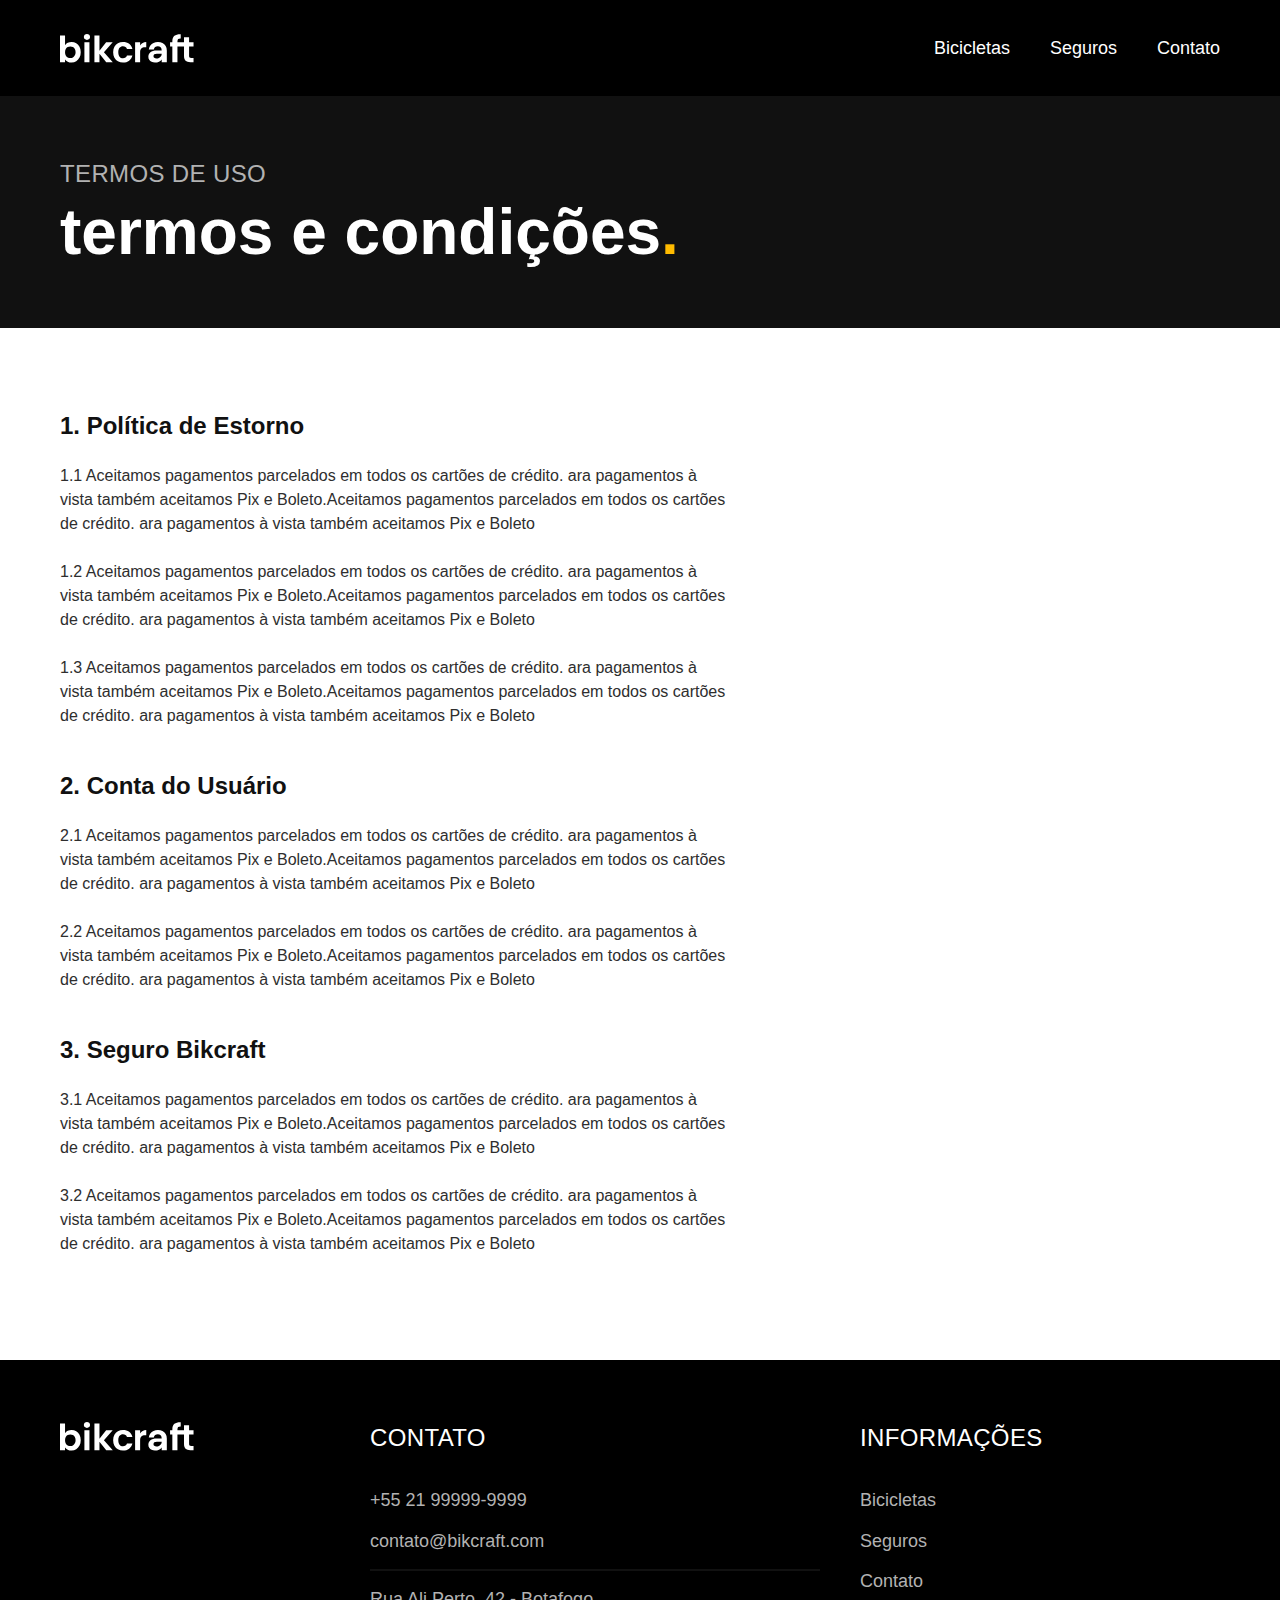
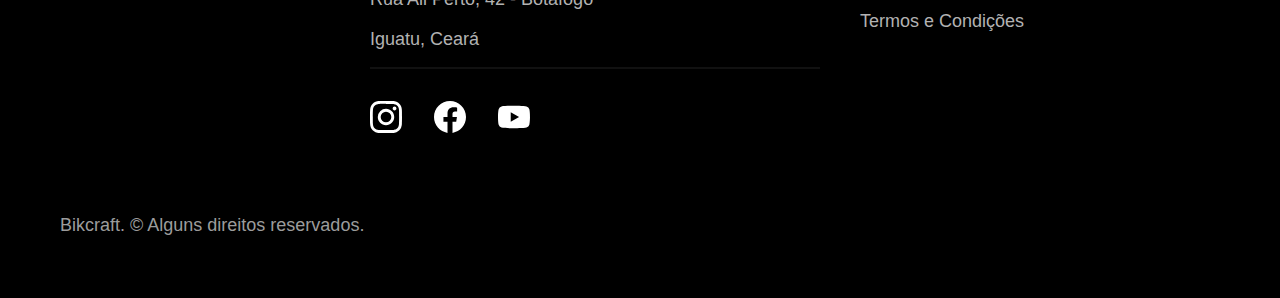
<file: termos.html>
<!DOCTYPE html>
<html lang="pt-BR">
<head>
    <meta charset="UTF-8">
    <meta name="viewport" content="width=device-width, initial-scale=1.0">
    <title>Termos e Condições | Bikcraft</title>
    <meta name="description" content="Termos e condições.">
    <link rel="stylesheet" href="./css/style.css">
</head>
<body id="termos">
    <header class="header-bg">
        <div class="header container">
            <a href="./">
                <img src="./img/bikcraft.svg" alt="Bikcraft">
            </a>

            <nav aria-label="primária">
                <ul class="header-menu font-1-m cor-0">
                    <li><a href="#">Bicicletas</a></li>
                    <li><a href="#">Seguros</a></li>
                    <li><a href="#">Contato</a></li>
                </ul>
            </nav>
        </div>
    </header>

    <main>
        <div class="titulo-bg">
            <div class="titulo container">
                <p class="font-2-l-b cor-5">Termos de uso</p>
                <h1 class="font-1-xxl cor-0">termos e condições<span class="cor-p1">.</span></h1>
            </div>
        </div>

        <div class="termos container font-2-s cor-10">
            <h2 class="font-1-l cor-11">1. Política de Estorno</h2>
            <p>
                1.1 Aceitamos pagamentos parcelados em todos os cartões de crédito. ara pagamentos à vista também aceitamos Pix e Boleto.Aceitamos pagamentos parcelados em todos os cartões de crédito. ara pagamentos à vista também aceitamos Pix e Boleto
            </p>
            <p>
                1.2 Aceitamos pagamentos parcelados em todos os cartões de crédito. ara pagamentos à vista também aceitamos Pix e Boleto.Aceitamos pagamentos parcelados em todos os cartões de crédito. ara pagamentos à vista também aceitamos Pix e Boleto
            </p>
            <p>
                1.3 Aceitamos pagamentos parcelados em todos os cartões de crédito. ara pagamentos à vista também aceitamos Pix e Boleto.Aceitamos pagamentos parcelados em todos os cartões de crédito. ara pagamentos à vista também aceitamos Pix e Boleto
            </p>

            <h2 class="font-1-l cor-11">2. Conta do Usuário</h2>
            <p>
                2.1 Aceitamos pagamentos parcelados em todos os cartões de crédito. ara pagamentos à vista também aceitamos Pix e Boleto.Aceitamos pagamentos parcelados em todos os cartões de crédito. ara pagamentos à vista também aceitamos Pix e Boleto
            </p>
            <p>
                2.2 Aceitamos pagamentos parcelados em todos os cartões de crédito. ara pagamentos à vista também aceitamos Pix e Boleto.Aceitamos pagamentos parcelados em todos os cartões de crédito. ara pagamentos à vista também aceitamos Pix e Boleto
            </p>

            <h2 class="font-1-l cor-11">3. Seguro Bikcraft</h2>
            <p>
                3.1 Aceitamos pagamentos parcelados em todos os cartões de crédito. ara pagamentos à vista também aceitamos Pix e Boleto.Aceitamos pagamentos parcelados em todos os cartões de crédito. ara pagamentos à vista também aceitamos Pix e Boleto
            </p>
            <p>
                3.2 Aceitamos pagamentos parcelados em todos os cartões de crédito. ara pagamentos à vista também aceitamos Pix e Boleto.Aceitamos pagamentos parcelados em todos os cartões de crédito. ara pagamentos à vista também aceitamos Pix e Boleto
            </p>
        </div>
    </main>

    <footer class="footer-bg">
        <div class="footer container">
            <img src="./img/bikcraft.svg" alt="Bikcraft">

            <div class="footer-contato">
                <h3 class="font-2-l-b cor-0">Contato</h3>
                <ul class="font-2-m cor-5">
                    <li><a href="tel:+5521999999999">+55 21 99999-9999</a></li>
                    <li><a href="mailto:contato@bikcraft.com">contato@bikcraft.com</a></li>
                    <li>Rua Ali Perto, 42 - Botafogo</li>
                    <li>Iguatu, Ceará</li>
                </ul>

                <div class="footer-redes">
                    <a href="#">
                        <img src="./img/redes/instagram.svg" alt="Instagram">
                    </a>
                    <a href="#">
                        <img src="./img/redes/facebook.svg" alt="Facebook">
                    </a>
                    <a href="#">
                        <img src="./img/redes/youtube.svg" alt="Youtube">
                    </a>
                </div>
            </div>

            <div class="footer-informacoes">
                <h3 class="font-2-l-b cor-0">Informações</h3>
                <nav>
                    <ul class="font-1-m cor-5">
                        <li><a href="./bicicletas.html">Bicicletas</a></li>
                        <li><a href="./seguros.html">Seguros</a></li>
                        <li><a href="./contato.html">Contato</a></li>
                        <li><a href="./termos.html">Termos e Condições</a></li>
                    </ul>
                </nav>
            </div>
            
            <p class="footer-copy font-2-m cor-6">Bikcraft. &copy; Alguns direitos reservados.</p>
        </div>
    </footer>
</body>
</html>
</file>
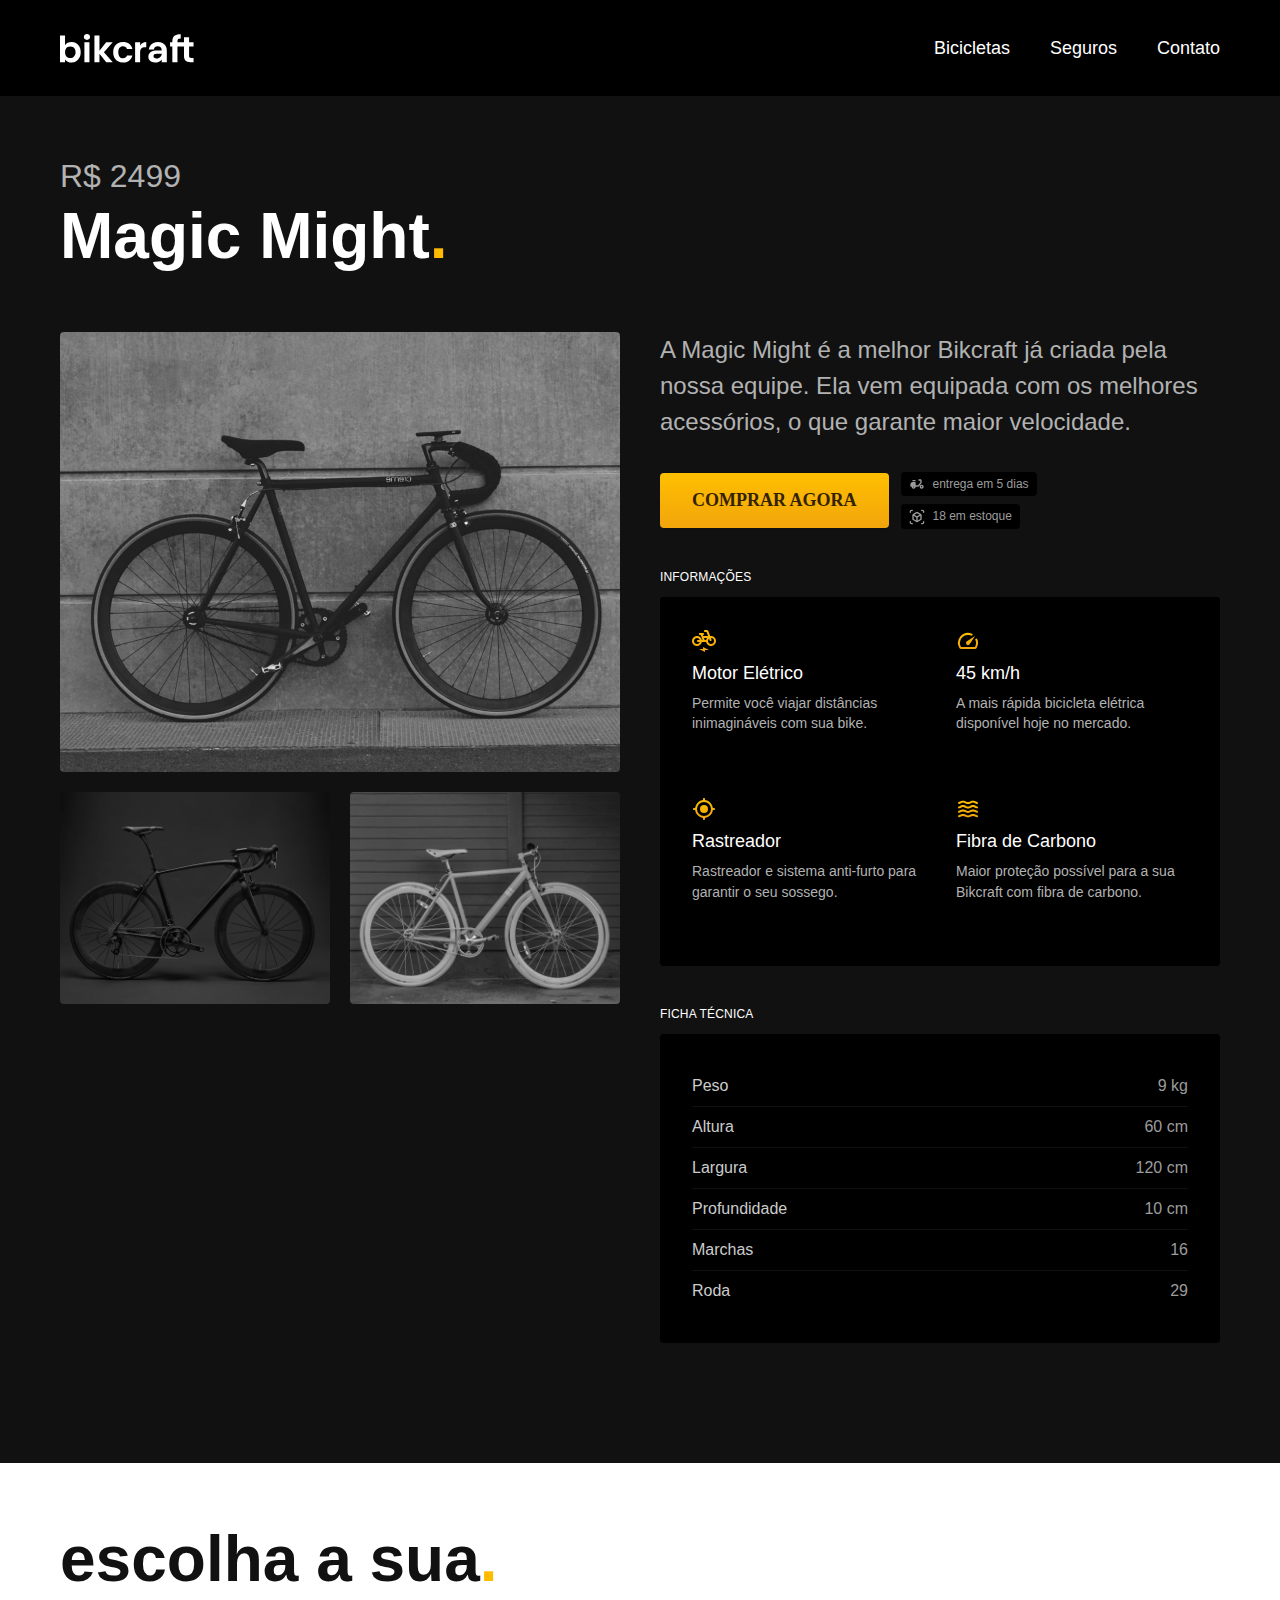
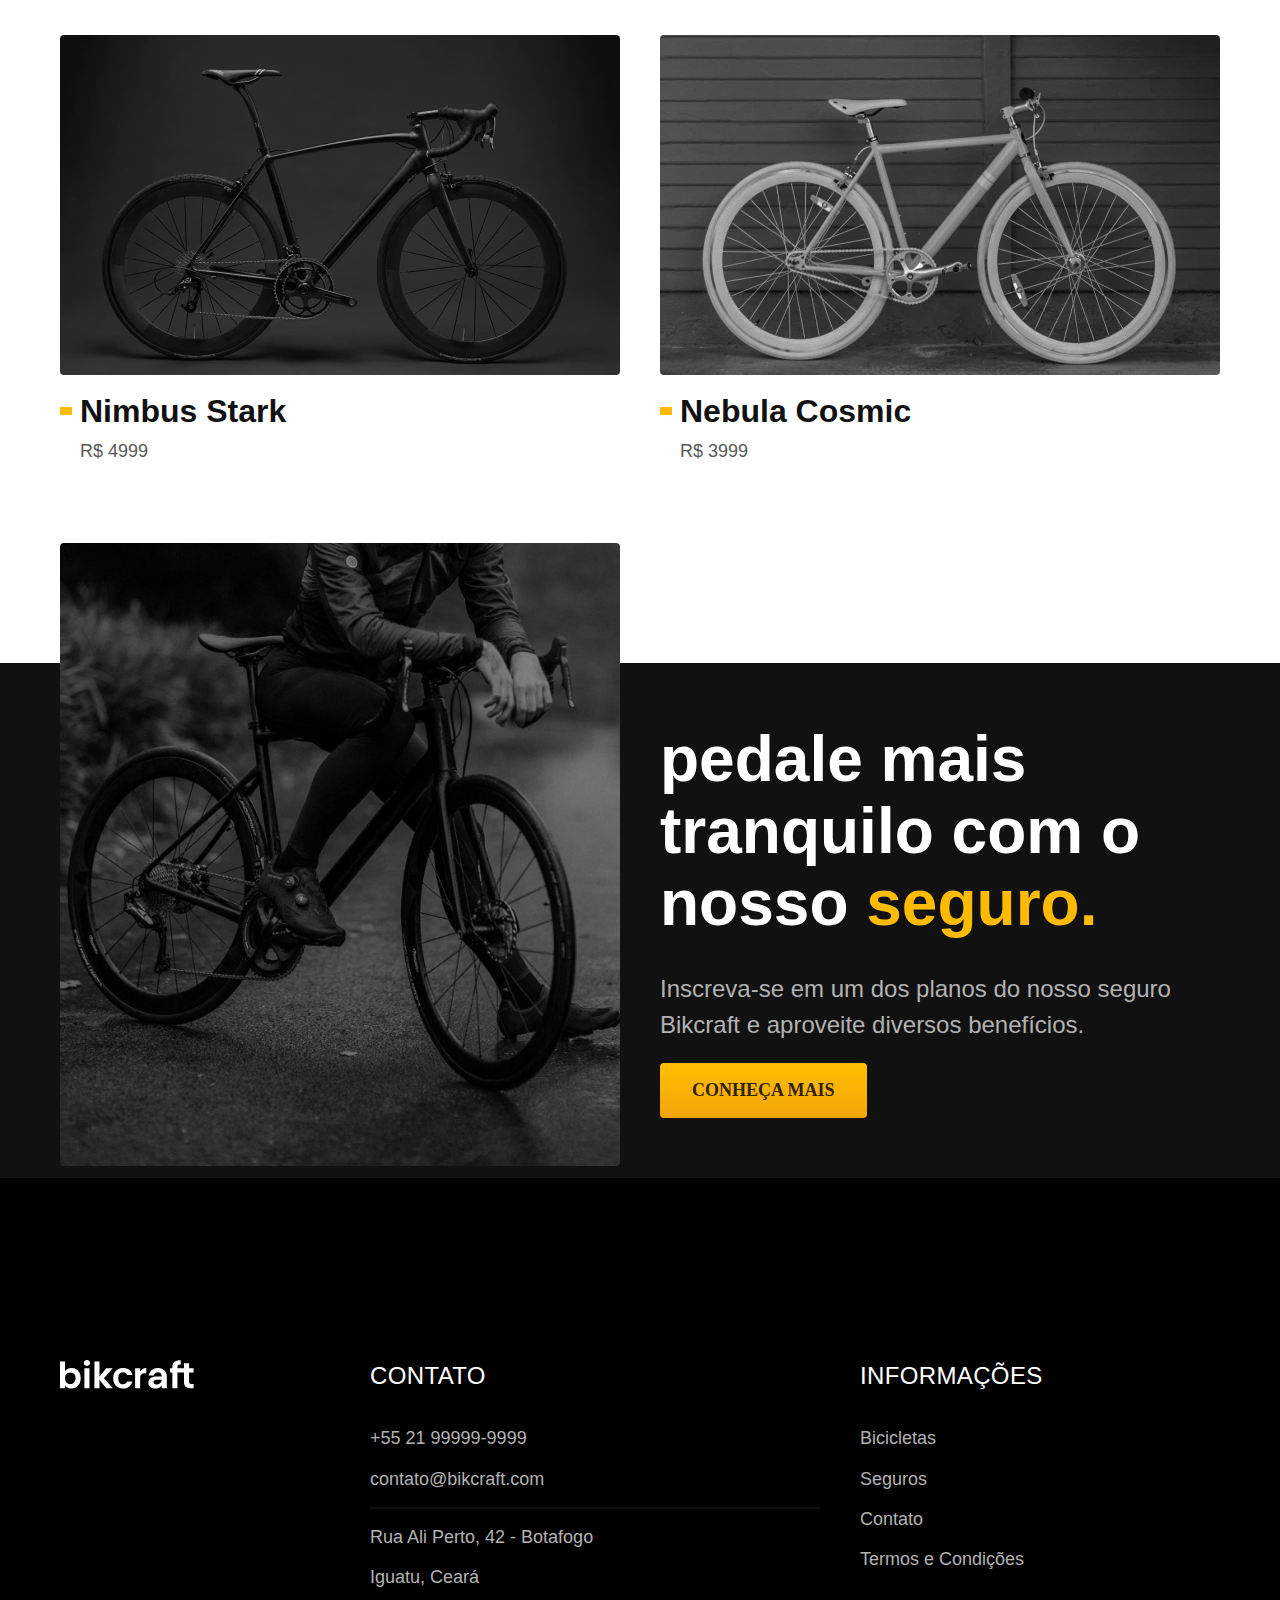
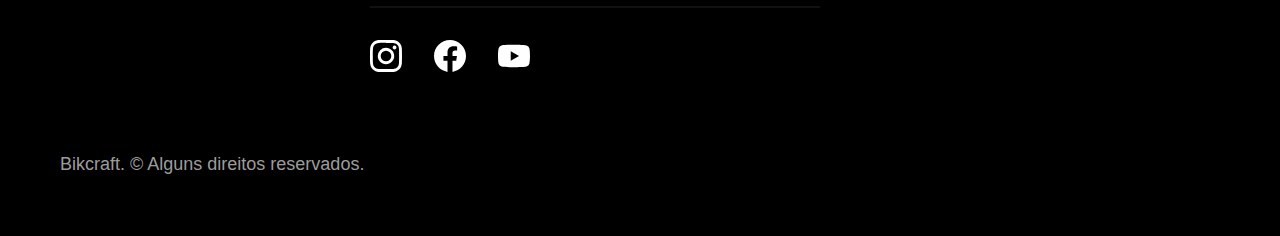
<file: bicicletas/magic.html>
<!DOCTYPE html>
<html lang="pt-BR">
<head>
    <meta charset="UTF-8">
    <meta name="viewport" content="width=device-width, initial-scale=1.0">
    <title>Magic Might | Bikcraft</title>
    <meta name="description" content="Confira todas as nossas bicicletas.">
    <link rel="stylesheet" href="../css/style.css">
</head>
<body id="bicicleta">
    <header class="header-bg">
        <div class="header container">
            <a href="../">
                <img src="../img/bikcraft.svg" alt="Bikcraft">
            </a>

            <nav aria-label="primária">
                <ul class="header-menu font-1-m cor-0">
                    <li><a href="../bicicletas.html">Bicicletas</a></li>
                    <li><a href="../seguros.html">Seguros</a></li>
                    <li><a href="../contato.html">Contato</a></li>
                </ul>
            </nav>
        </div>
    </header>

    <main class="titulo-bg">
        <div>
            <div class="titulo container">
                <p class="font-2-xl cor-5">R$ 2499</p>
                <h1 class="font-1-xxl cor-0">Magic Might<span class="cor-p1">.</span></h1>
            </div>
        </div>
        <div class="bicicleta container">
            <div class="bicicleta-imagens">
                <img src="../img/bicicleta/nimbus2.jpg" alt="">
                <img src="../img/bicicleta/nimbus1.jpg" alt="">
                <img src="../img/bicicleta/nimbus3.jpg" alt="">
            </div>

            <div class="bicicleta-conteudo">
                <p class="font-2-l cor-5">A Magic Might é a melhor Bikcraft já criada pela nossa equipe. Ela vem equipada com os melhores acessórios, o que garante maior velocidade.</p>

                <div class="bicicleta-comprar">
                    <a href="../orcamento.html" class="botao">Comprar Agora</a>
                    <span class="font-1-xs cor-6"><img src="../img/icones/entrega.svg">entrega em 5 dias</span>
                    <span class="font-1-xs cor-6"><img src="../img/icones/estoque.svg">18 em estoque</span>
                </div>
            

            <h2 class="font-1-xs cor-0">Informações</h2>
            <ul class="bicicleta-informacoes">

                <li>
                    <img src="../img/icones/eletrica.svg" alt="">
                    <h3 class="font-1-m cor-0">Motor Elétrico</h3>
                    <p class="font-2-xs cor-5">
                        Permite você viajar distâncias inimagináveis com sua bike.
                    </p>
                </li>

                <li>
                    <img src="../img/icones/velocidade.svg" alt="">
                    <h3 class="font-1-m cor-0">45 km/h</h3>
                    <p class="font-2-xs cor-5">
                        A mais rápida bicicleta elétrica disponível hoje no mercado.
                    </p>
                </li>

                <li>
                    <img src="../img/icones/rastreador.svg" alt="">
                    <h3 class="font-1-m cor-0">Rastreador</h3>
                    <p class="font-2-xs cor-5">
                        Rastreador e sistema anti-furto para garantir o seu sossego.
                    </p>
                </li>

                <li>
                    <img src="../img/icones/carbono.svg" alt="">
                    <h3 class="font-1-m cor-0">Fibra de Carbono</h3>
                    <p class="font-2-xs cor-5">
                        Maior proteção possível para a sua Bikcraft com fibra de carbono.
                    </p>
                </li>

            </ul>

            <h2 class="font-1-xs cor-0">Ficha técnica</h2>
            <ul class="bicicleta-ficha font-2-s cor-4">
                <li>Peso <span>9 kg</span></li>
                <li>Altura <span>60 cm</span></li>
                <li>Largura <span>120 cm</span></li>
                <li>Profundidade <span>10 cm</span></li>
                <li>Marchas <span>16</span></li>
                <li>Roda <span>29</span></li>
            </ul>
            </div>
        </div>
    </main>

    <article class="bicicletas-lista container">
        <h2 class="font-1-xxl">escolha a sua<span class="cor-p1">.</span></h2>

        <ul>
            <li>
                <a href="./nimbus.html">
                    <img src="../img/bicicletas/nimbus.jpg" alt="Nimbus Stark">
                    <h3 class="font-1-xl">Nimbus Stark</h3>
                    <span class="font-2-m cor-8">R$ 4999</span>
                </a>
            </li>

            <li>
                <a href="./nebula.html">
                    <img src="../img/bicicletas/nebula.jpg" alt="Nebula Cosmic">
                    <h3 class="font-1-xl">Nebula Cosmic</h3>
                    <span class="font-2-m cor-8">R$ 3999</span>
                </a>
            </li>
        </ul>
    </article>

    <article class="seguro-bg">
        <div class="seguro container">
            <div class="seguro-img">
                <img src="../img/fotos/seguros.jpg" alt="Seguro das bicicletas">
            </div>
            <div class="seguro-conteudo">
                <h2 class="font-1-xxl cor-0">pedale mais tranquilo com o nosso <span class="cor-p1">seguro.</span></h2>
                <p class="font-2-l cor-5">
                    Inscreva-se  em um dos planos do nosso seguro Bikcraft e aproveite diversos benefícios.
                </p>
                <a href="../seguros.html" class="botao">Conheça mais</a>
            </div>
        </div>
    </article>

    <footer class="footer-bg">
        <div class="footer container">
            <img src="../img/bikcraft.svg" alt="Bikcraft">

            <div class="footer-contato">
                <h3 class="font-2-l-b cor-0">Contato</h3>
                <ul class="font-2-m cor-5">
                    <li><a href="tel:+5521999999999">+55 21 99999-9999</a></li>
                    <li><a href="mailto:contato@bikcraft.com">contato@bikcraft.com</a></li>
                    <li>Rua Ali Perto, 42 - Botafogo</li>
                    <li>Iguatu, Ceará</li>
                </ul>

                <div class="footer-redes">
                    <a href="#">
                        <img src="../img/redes/instagram.svg" alt="Instagram">
                    </a>
                    <a href="#">
                        <img src="../img/redes/facebook.svg" alt="Facebook">
                    </a>
                    <a href="#">
                        <img src="../img/redes/youtube.svg" alt="Youtube">
                    </a>
                </div>
            </div>

            <div class="footer-informacoes">
                <h3 class="font-2-l-b cor-0">Informações</h3>
                <nav>
                    <ul class="font-1-m cor-5">
                        <li><a href="../bicicletas.html">Bicicletas</a></li>
                        <li><a href="../seguros.html">Seguros</a></li>
                        <li><a href="../contato.html">Contato</a></li>
                        <li><a href="../termos.html">Termos e Condições</a></li>
                    </ul>
                </nav>
            </div>
            
            <p class="footer-copy font-2-m cor-6">Bikcraft. &copy; Alguns direitos reservados.</p>
        </div>
    </footer>
</body>
</html>
</file>
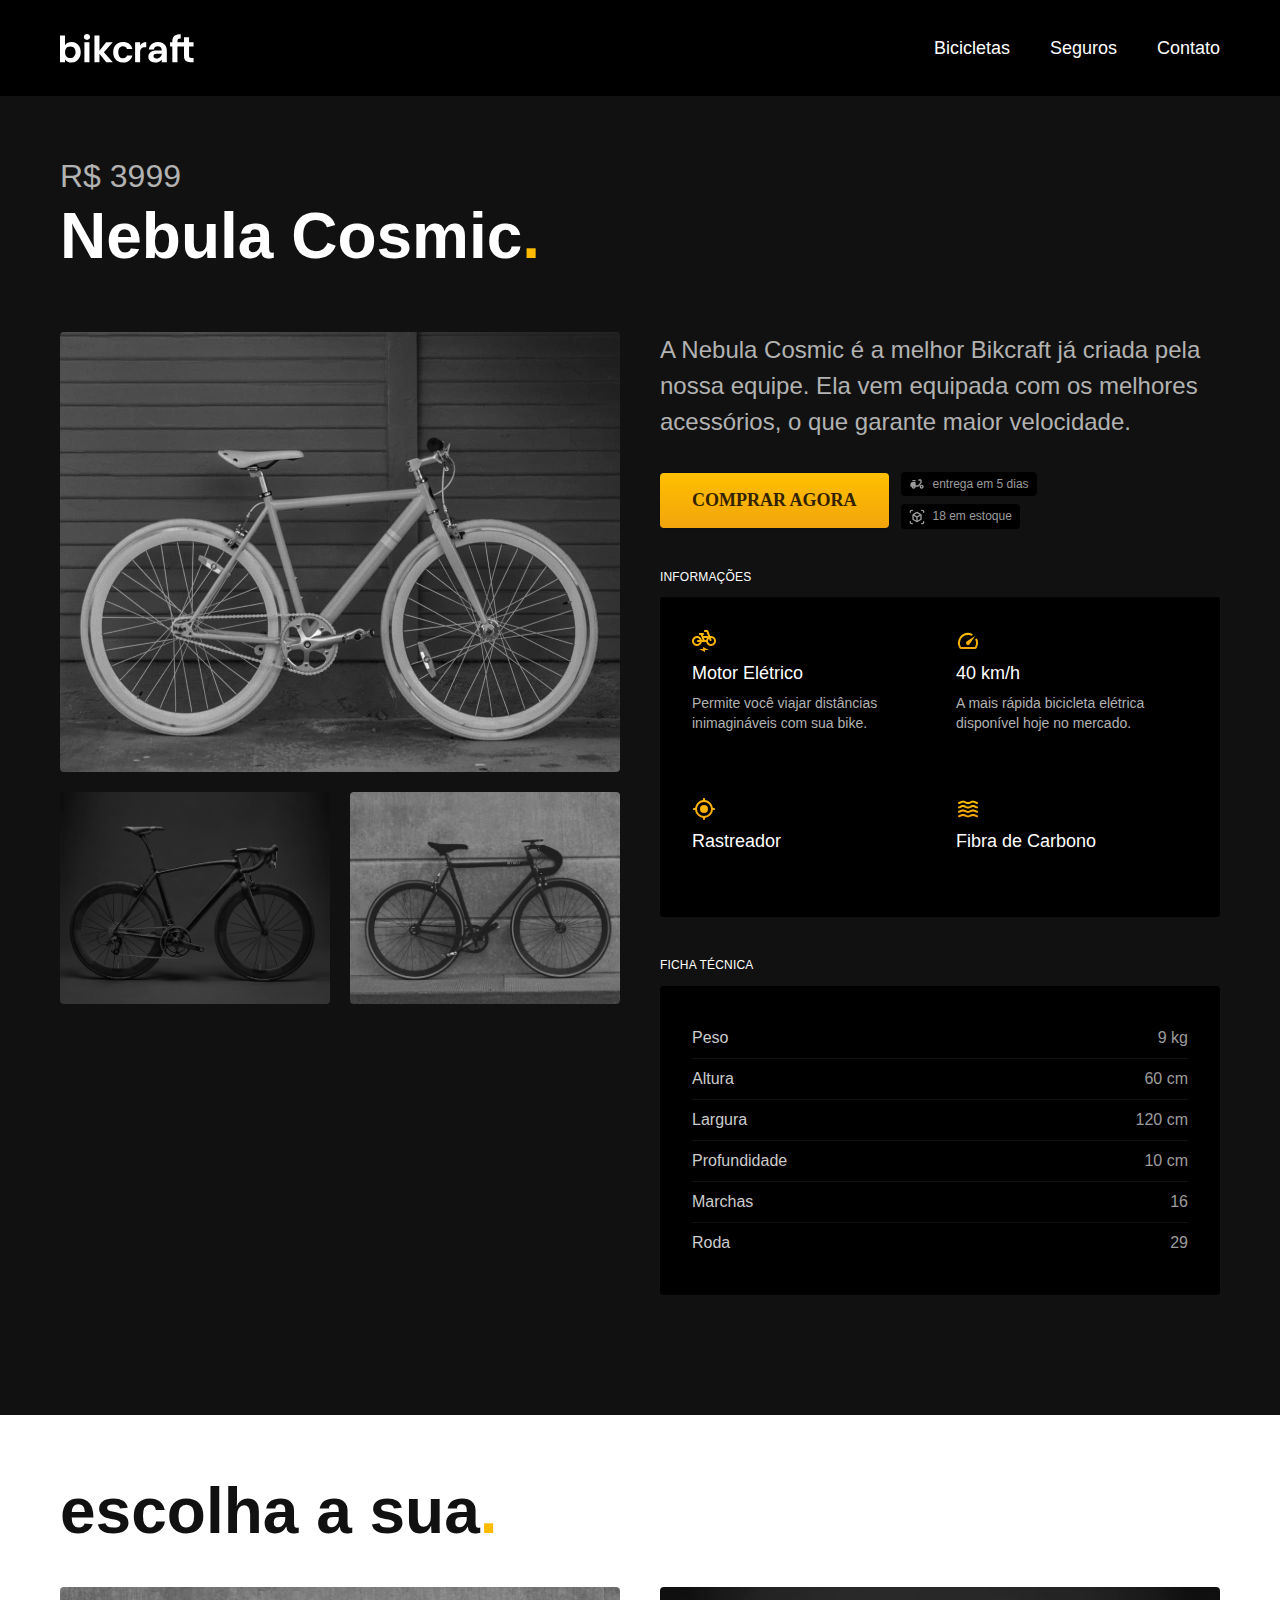
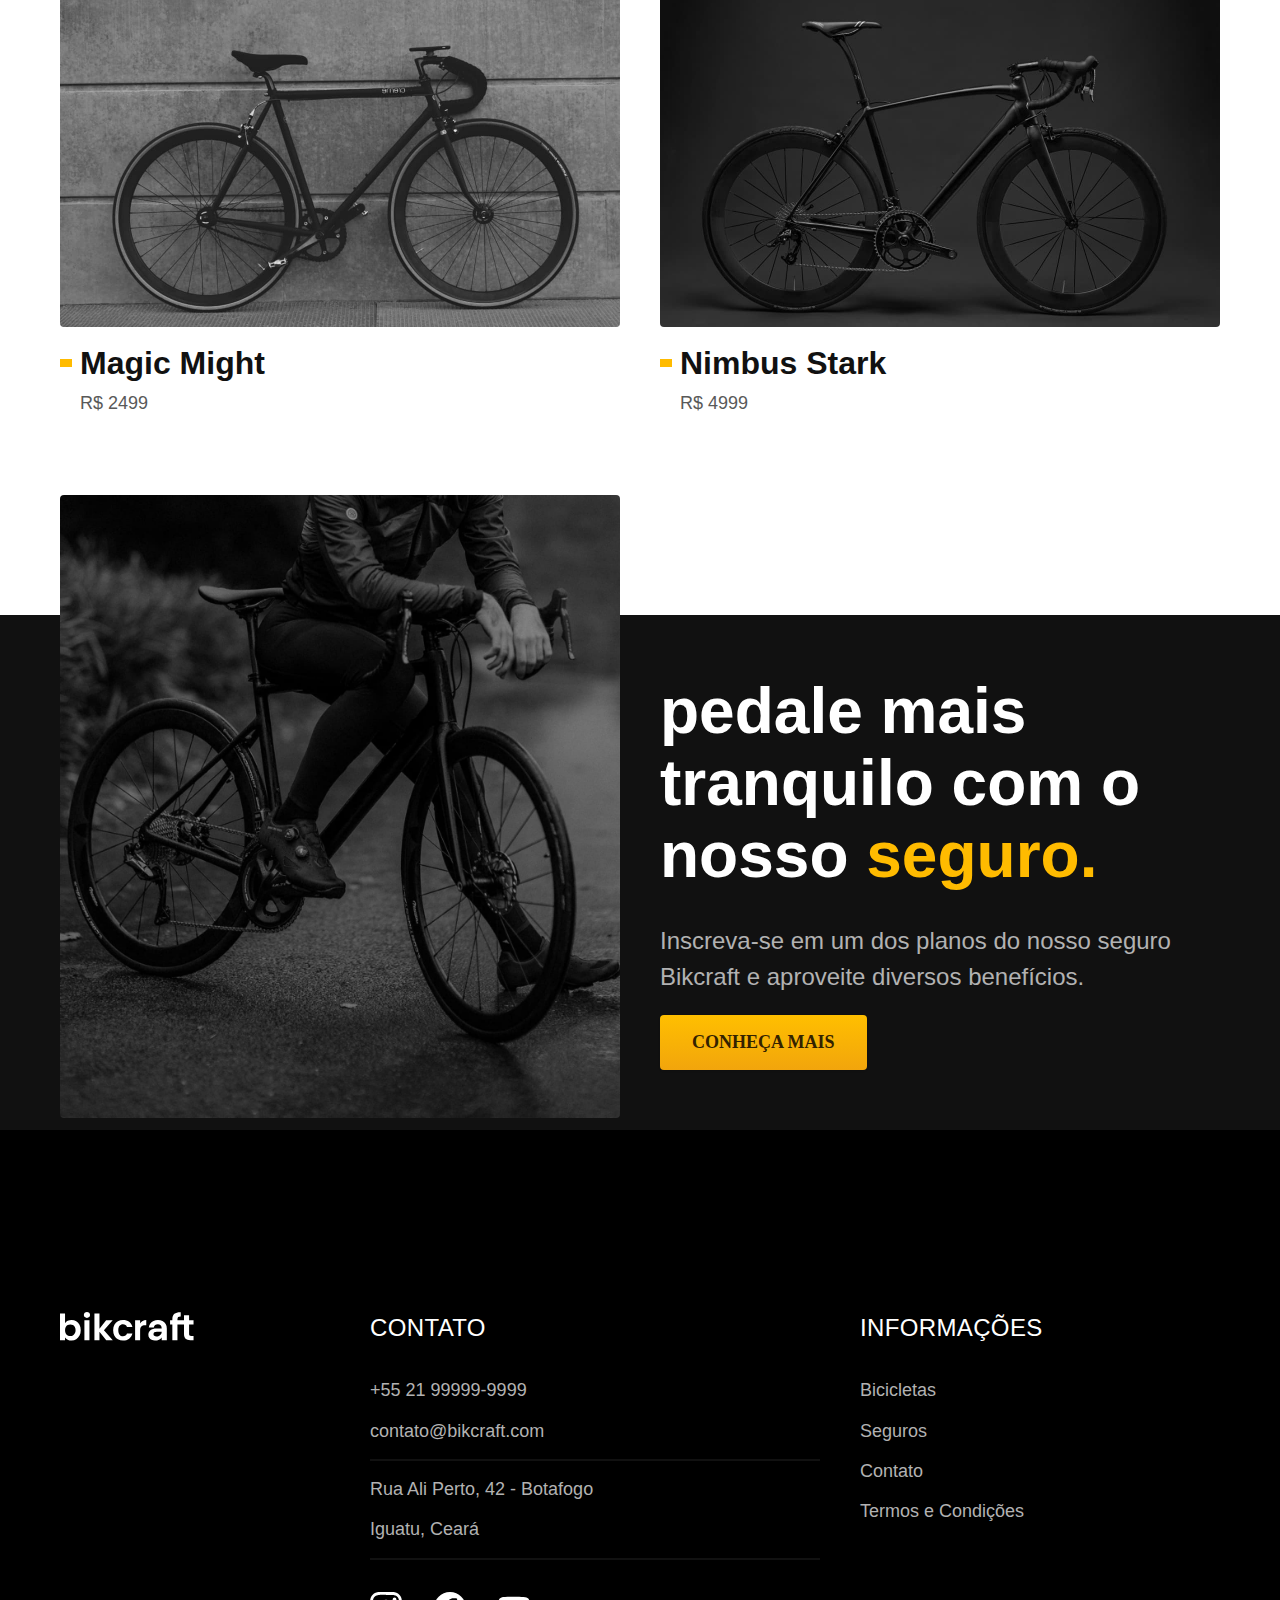
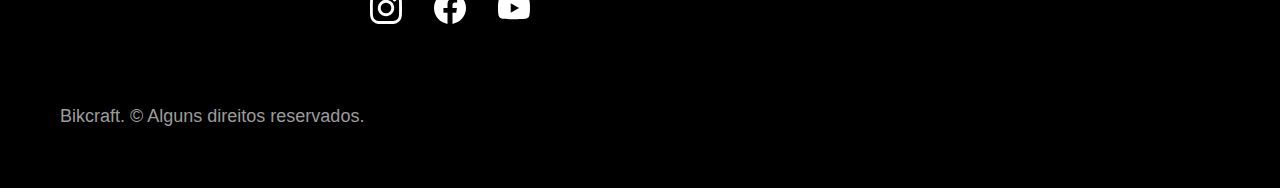
<file: bicicletas/nebula.html>
<!DOCTYPE html>
<html lang="pt-BR">
<head>
    <meta charset="UTF-8">
    <meta name="viewport" content="width=device-width, initial-scale=1.0">
    <title>Nebula Cosmic | Bikcraft</title>
    <meta name="description" content="Confira todas as nossas bicicletas.">
    <link rel="stylesheet" href="../css/style.css">
</head>
<body id="bicicleta">
    <header class="header-bg">
        <div class="header container">
            <a href="../">
                <img src="../img/bikcraft.svg" alt="Bikcraft">
            </a>

            <nav aria-label="primária">
                <ul class="header-menu font-1-m cor-0">
                    <li><a href="../bicicletas.html">Bicicletas</a></li>
                    <li><a href="../seguros.html">Seguros</a></li>
                    <li><a href="../contato.html">Contato</a></li>
                </ul>
            </nav>
        </div>
    </header>

    <main class="titulo-bg">
        <div>
            <div class="titulo container">
                <p class="font-2-xl cor-5">R$ 3999</p>
                <h1 class="font-1-xxl cor-0">Nebula Cosmic<span class="cor-p1">.</span></h1>
            </div>
        </div>
        <div class="bicicleta container">
            <div class="bicicleta-imagens">
                <img src="../img/bicicleta/nimbus3.jpg" alt="">
                <img src="../img/bicicleta/nimbus1.jpg" alt="">
                <img src="../img/bicicleta/nimbus2.jpg" alt="">
            </div>

            <div class="bicicleta-conteudo">
                <p class="font-2-l cor-5">A Nebula Cosmic é a melhor Bikcraft já criada pela nossa equipe. Ela vem equipada com os melhores acessórios, o que garante maior velocidade.</p>

                <div class="bicicleta-comprar">
                    <a href="../orcamento.html" class="botao">Comprar Agora</a>
                    <span class="font-1-xs cor-6"><img src="../img/icones/entrega.svg">entrega em 5 dias</span>
                    <span class="font-1-xs cor-6"><img src="../img/icones/estoque.svg">18 em estoque</span>
                </div>
            

            <h2 class="font-1-xs cor-0">Informações</h2>
            <ul class="bicicleta-informacoes">

                <li>
                    <img src="../img/icones/eletrica.svg" alt="">
                    <h3 class="font-1-m cor-0">Motor Elétrico</h3>
                    <p class="font-2-xs cor-5">
                        Permite você viajar distâncias inimagináveis com sua bike.
                    </p>
                </li>

                <li>
                    <img src="../img/icones/velocidade.svg" alt="">
                    <h3 class="font-1-m cor-0">40 km/h</h3>
                    <p class="font-2-xs cor-5">
                        A mais rápida bicicleta elétrica disponível hoje no mercado.
                    </p>
                </li>

                <li>
                    <img src="../img/icones/rastreador.svg" alt="">
                    <h3 class="font-1-m cor-0">Rastreador</h3>
                    <p class="font-2-xs cor-5">

                    </p>
                </li>

                <li>
                    <img src="../img/icones/carbono.svg" alt="">
                    <h3 class="font-1-m cor-0">Fibra de Carbono</h3>
                    <p class="font-2-xs cor-5">

                    </p>
                </li>

            </ul>

            <h2 class="font-1-xs cor-0">Ficha técnica</h2>
            <ul class="bicicleta-ficha font-2-s cor-4">
                <li>Peso <span>9 kg</span></li>
                <li>Altura <span>60 cm</span></li>
                <li>Largura <span>120 cm</span></li>
                <li>Profundidade <span>10 cm</span></li>
                <li>Marchas <span>16</span></li>
                <li>Roda <span>29</span></li>
            </ul>
            </div>
        </div>
    </main>

    <article class="bicicletas-lista container">
        <h2 class="font-1-xxl">escolha a sua<span class="cor-p1">.</span></h2>

        <ul>
            <li>
                <a href="./magic.html">
                    <img src="../img/bicicletas/magic.jpg" alt="Magic Might">
                    <h3 class="font-1-xl">Magic Might</h3>
                    <span class="font-2-m cor-8">R$ 2499</span>
                </a>
            </li>

            <li>
                <a href="./nimbus.html">
                    <img src="../img/bicicletas/nimbus.jpg" alt="Nebula Cosmic">
                    <h3 class="font-1-xl">Nimbus Stark</h3>
                    <span class="font-2-m cor-8">R$ 4999</span>
                </a>
            </li>
        </ul>
    </article>

    <article class="seguro-bg">
        <div class="seguro container">
            <div class="seguro-img">
                <img src="../img/fotos/seguros.jpg" alt="Seguro das bicicletas">
            </div>
            <div class="seguro-conteudo">
                <h2 class="font-1-xxl cor-0">pedale mais tranquilo com o nosso <span class="cor-p1">seguro.</span></h2>
                <p class="font-2-l cor-5">
                    Inscreva-se  em um dos planos do nosso seguro Bikcraft e aproveite diversos benefícios.
                </p>
                <a href="../seguros.html" class="botao">Conheça mais</a>
            </div>
        </div>
    </article>

    <footer class="footer-bg">
        <div class="footer container">
            <img src="../img/bikcraft.svg" alt="Bikcraft">

            <div class="footer-contato">
                <h3 class="font-2-l-b cor-0">Contato</h3>
                <ul class="font-2-m cor-5">
                    <li><a href="tel:+5521999999999">+55 21 99999-9999</a></li>
                    <li><a href="mailto:contato@bikcraft.com">contato@bikcraft.com</a></li>
                    <li>Rua Ali Perto, 42 - Botafogo</li>
                    <li>Iguatu, Ceará</li>
                </ul>

                <div class="footer-redes">
                    <a href="#">
                        <img src="../img/redes/instagram.svg" alt="Instagram">
                    </a>
                    <a href="#">
                        <img src="../img/redes/facebook.svg" alt="Facebook">
                    </a>
                    <a href="#">
                        <img src="../img/redes/youtube.svg" alt="Youtube">
                    </a>
                </div>
            </div>

            <div class="footer-informacoes">
                <h3 class="font-2-l-b cor-0">Informações</h3>
                <nav>
                    <ul class="font-1-m cor-5">
                        <li><a href="../bicicletas.html">Bicicletas</a></li>
                        <li><a href="../seguros.html">Seguros</a></li>
                        <li><a href="../contato.html">Contato</a></li>
                        <li><a href="../termos.html">Termos e Condições</a></li>
                    </ul>
                </nav>
            </div>
            
            <p class="footer-copy font-2-m cor-6">Bikcraft. &copy; Alguns direitos reservados.</p>
        </div>
    </footer>
</body>
</html>
</file>
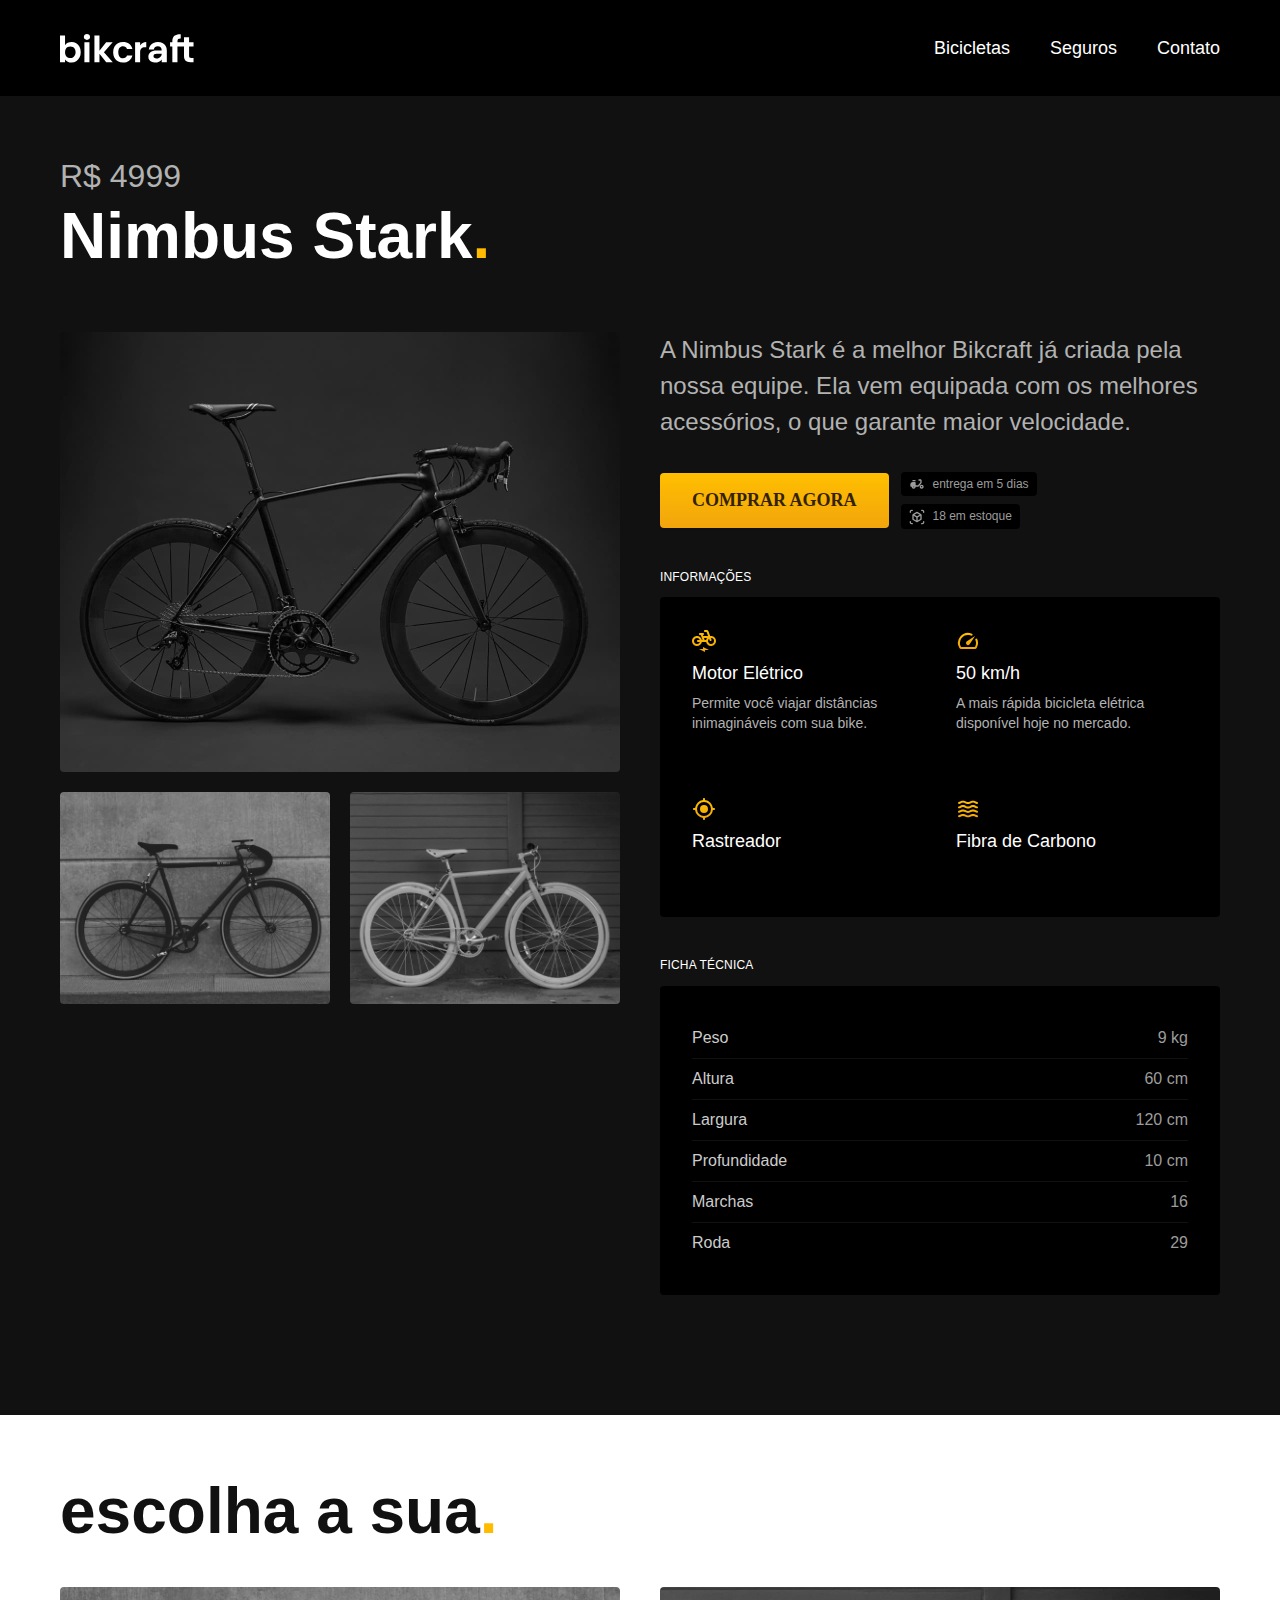
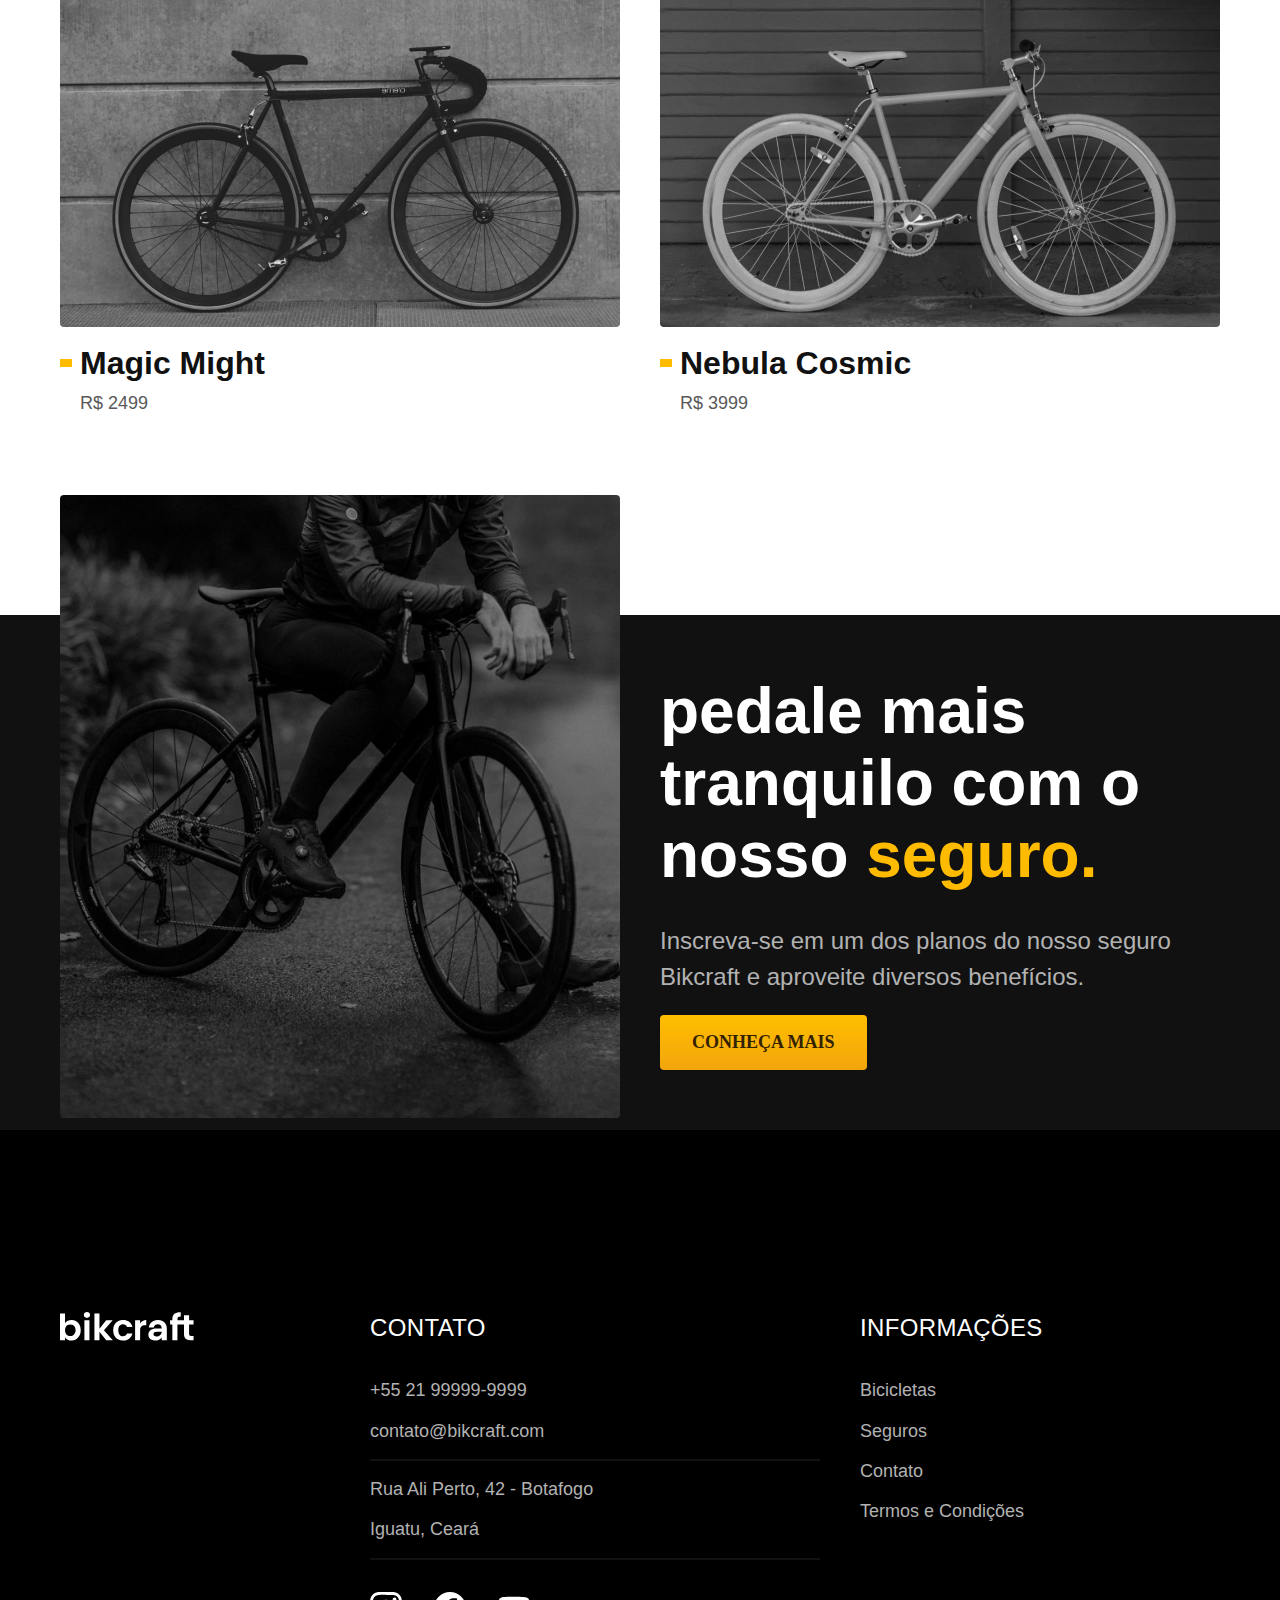
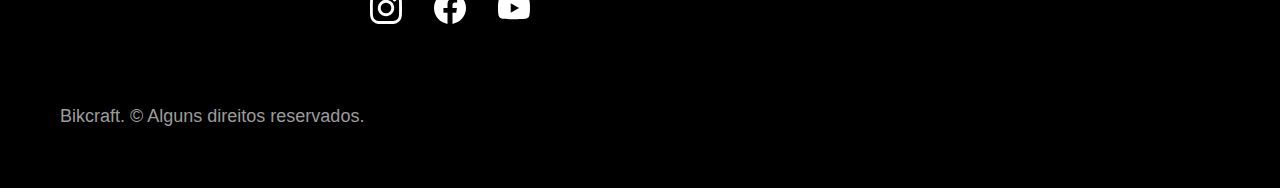
<file: bicicletas/nimbus.html>
<!DOCTYPE html>
<html lang="pt-BR">
<head>
    <meta charset="UTF-8">
    <meta name="viewport" content="width=device-width, initial-scale=1.0">
    <title>Nimbus Stark | Bikcraft</title>
    <meta name="description" content="Confira todas as nossas bicicletas.">
    <link rel="stylesheet" href="../css/style.css">
</head>
<body id="bicicleta">
    <header class="header-bg">
        <div class="header container">
            <a href="../">
                <img src="../img/bikcraft.svg" alt="Bikcraft">
            </a>

            <nav aria-label="primária">
                <ul class="header-menu font-1-m cor-0">
                    <li><a href="../bicicletas.html">Bicicletas</a></li>
                    <li><a href="../seguros.html">Seguros</a></li>
                    <li><a href="../contato.html">Contato</a></li>
                </ul>
            </nav>
        </div>
    </header>

    <main class="titulo-bg">
        <div>
            <div class="titulo container">
                <p class="font-2-xl cor-5">R$ 4999</p>
                <h1 class="font-1-xxl cor-0">Nimbus Stark<span class="cor-p1">.</span></h1>
            </div>
        </div>
        <div class="bicicleta container">
            <div class="bicicleta-imagens">
                <img src="../img/bicicleta/nimbus1.jpg" alt="">
                <img src="../img/bicicleta/nimbus2.jpg" alt="">
                <img src="../img/bicicleta/nimbus3.jpg" alt="">
            </div>

            <div class="bicicleta-conteudo">
                <p class="font-2-l cor-5">A Nimbus Stark é a melhor Bikcraft já criada pela nossa equipe. Ela vem equipada com os melhores acessórios, o que garante maior velocidade.</p>

                <div class="bicicleta-comprar">
                    <a href="../orcamento.html" class="botao">Comprar Agora</a>
                    <span class="font-1-xs cor-6"><img src="../img/icones/entrega.svg">entrega em 5 dias</span>
                    <span class="font-1-xs cor-6"><img src="../img/icones/estoque.svg">18 em estoque</span>
                </div>
            

            <h2 class="font-1-xs cor-0">Informações</h2>
            <ul class="bicicleta-informacoes">

                <li>
                    <img src="../img/icones/eletrica.svg" alt="">
                    <h3 class="font-1-m cor-0">Motor Elétrico</h3>
                    <p class="font-2-xs cor-5">
                        Permite você viajar distâncias inimagináveis com sua bike.
                    </p>
                </li>

                <li>
                    <img src="../img/icones/velocidade.svg" alt="">
                    <h3 class="font-1-m cor-0">50 km/h</h3>
                    <p class="font-2-xs cor-5">
                        A mais rápida bicicleta elétrica disponível hoje no mercado.
                    </p>
                </li>

                <li>
                    <img src="../img/icones/rastreador.svg" alt="">
                    <h3 class="font-1-m cor-0">Rastreador</h3>
                    <p class="font-2-xs cor-5">

                    </p>
                </li>

                <li>
                    <img src="../img/icones/carbono.svg" alt="">
                    <h3 class="font-1-m cor-0">Fibra de Carbono</h3>
                    <p class="font-2-xs cor-5">

                    </p>
                </li>

            </ul>

            <h2 class="font-1-xs cor-0">Ficha técnica</h2>
            <ul class="bicicleta-ficha font-2-s cor-4">
                <li>Peso <span>9 kg</span></li>
                <li>Altura <span>60 cm</span></li>
                <li>Largura <span>120 cm</span></li>
                <li>Profundidade <span>10 cm</span></li>
                <li>Marchas <span>16</span></li>
                <li>Roda <span>29</span></li>
            </ul>
            </div>
        </div>
    </main>

    <article class="bicicletas-lista container">
        <h2 class="font-1-xxl">escolha a sua<span class="cor-p1">.</span></h2>

        <ul>
            <li>
                <a href="./magic.html">
                    <img src="../img/bicicletas/magic.jpg" alt="Magic Might">
                    <h3 class="font-1-xl">Magic Might</h3>
                    <span class="font-2-m cor-8">R$ 2499</span>
                </a>
            </li>

            <li>
                <a href="./nebula.html">
                    <img src="../img/bicicletas/nebula.jpg" alt="Nebula Cosmic">
                    <h3 class="font-1-xl">Nebula Cosmic</h3>
                    <span class="font-2-m cor-8">R$ 3999</span>
                </a>
            </li>
        </ul>
    </article>

    <article class="seguro-bg">
        <div class="seguro container">
            <div class="seguro-img">
                <img src="../img/fotos/seguros.jpg" alt="Seguro das bicicletas">
            </div>
            <div class="seguro-conteudo">
                <h2 class="font-1-xxl cor-0">pedale mais tranquilo com o nosso <span class="cor-p1">seguro.</span></h2>
                <p class="font-2-l cor-5">
                    Inscreva-se  em um dos planos do nosso seguro Bikcraft e aproveite diversos benefícios.
                </p>
                <a href="../seguros.html" class="botao">Conheça mais</a>
            </div>
        </div>
    </article>

    <footer class="footer-bg">
        <div class="footer container">
            <img src="../img/bikcraft.svg" alt="Bikcraft">

            <div class="footer-contato">
                <h3 class="font-2-l-b cor-0">Contato</h3>
                <ul class="font-2-m cor-5">
                    <li><a href="tel:+5521999999999">+55 21 99999-9999</a></li>
                    <li><a href="mailto:contato@bikcraft.com">contato@bikcraft.com</a></li>
                    <li>Rua Ali Perto, 42 - Botafogo</li>
                    <li>Iguatu, Ceará</li>
                </ul>

                <div class="footer-redes">
                    <a href="#">
                        <img src="../img/redes/instagram.svg" alt="Instagram">
                    </a>
                    <a href="#">
                        <img src="../img/redes/facebook.svg" alt="Facebook">
                    </a>
                    <a href="#">
                        <img src="../img/redes/youtube.svg" alt="Youtube">
                    </a>
                </div>
            </div>

            <div class="footer-informacoes">
                <h3 class="font-2-l-b cor-0">Informações</h3>
                <nav>
                    <ul class="font-1-m cor-5">
                        <li><a href="../bicicletas.html">Bicicletas</a></li>
                        <li><a href="../seguros.html">Seguros</a></li>
                        <li><a href="../contato.html">Contato</a></li>
                        <li><a href="../termos.html">Termos e Condições</a></li>
                    </ul>
                </nav>
            </div>
            
            <p class="footer-copy font-2-m cor-6">Bikcraft. &copy; Alguns direitos reservados.</p>
        </div>
    </footer>
</body>
</html>
</file>
<file: css/style.css>
@import './global/global.css';

/*---------- UTILITÁRIOS ----------*/
@import './utilitarios/tipografia.css';
@import './utilitarios/cores.css';

@import './global/header.css';
@import './global/footer.css';

/*---------- UTILITÁRIOS ----------*/
@import './utilitarios/componentes.css';
@import './utilitarios/formulario.css';

/*---------- HOME ----------*/
@import './home/introducao.css';
@import './home/tecnologia.css';
@import './home/parceiros.css';
@import './home/depoimento.css';

/*---------- BICICLETAS ----------*/
@import './bicicletas/bicicletas-lista.css';
@import './bicicletas/bicicletas.css';

/*---------- BICICLETA ----------*/
@import './bicicleta/bicicleta.css';
@import './bicicleta/seguro.css';

/*---------- SEGUROS ----------*/
@import './seguros/seguros.css';
@import './seguros/vantagens.css';
@import './seguros/perguntas.css';

/*---------- CONTATO ----------*/
@import './contato/contato.css';
@import './contato/lojas.css';

/*---------- TERMOS ----------*/
@import './termos/termos.css';
</file>
